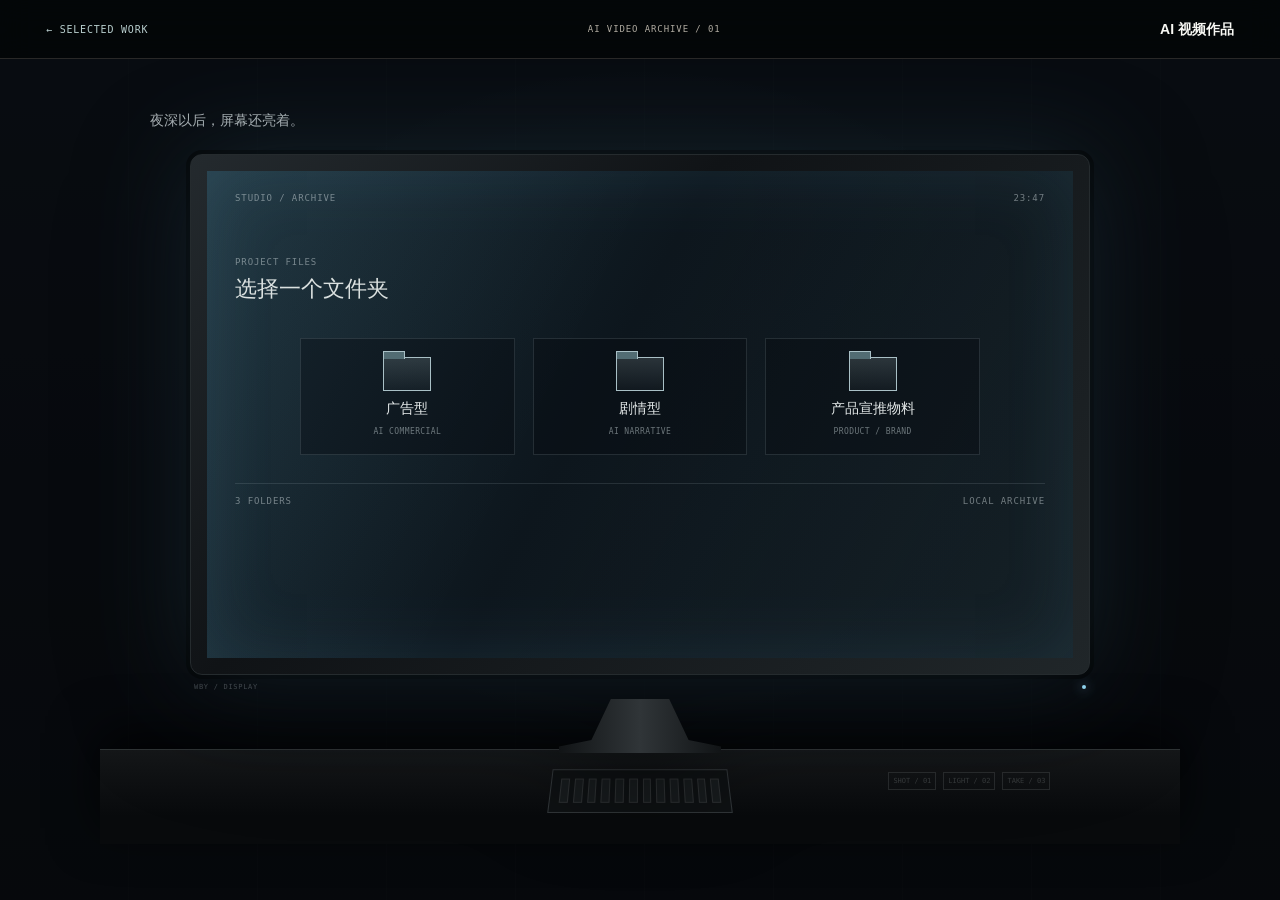
<file: ai-video.html>
<!doctype html>
<html lang="zh-CN">
  <head>
    <meta charset="UTF-8" />
    <meta name="viewport" content="width=device-width, initial-scale=1.0" />
    <meta name="theme-color" content="#080b0f" />
    <title>AI 视频作品 | 翁碧妤</title>
    <link rel="stylesheet" href="./styles.css?v=20261021-lowpoly" />
    <script src="./media-library.js?v=20261021-lowpoly" defer></script>
    <script src="./script.js?v=20261021-lowpoly" defer></script>
  </head>
  <body class="subpage ai-workroom-page">
    <a class="skip-link" href="#workroom">跳到书房桌面</a>
    <header class="subpage-topbar room-topbar">
      <a href="./index.html#projects">← SELECTED WORK</a>
      <span>AI VIDEO ARCHIVE / 01</span>
      <strong>AI 视频作品</strong>
    </header>

    <main id="workroom" class="workroom-scene ai-room" data-media-room="ai">
      <div class="room-caption">
        <p>夜深以后，屏幕还亮着。</p>
      </div>
      <div class="monitor-set" data-screen-set>
        <div class="monitor-frame">
          <section class="monitor-screen" aria-label="电脑桌面上的作品文件夹">
            <div class="desktop-bar"><span>STUDIO / ARCHIVE</span><span>23:47</span></div>
            <div class="desktop-title"><span>PROJECT FILES</span><strong>选择一个文件夹</strong></div>
            <div class="desktop-folders">
              <button class="desktop-folder" id="advertising" type="button" data-play-category="advertising">
                <span class="folder-icon" aria-hidden="true"></span>
                <strong>广告型</strong><small>AI COMMERCIAL</small>
              </button>
              <button class="desktop-folder" id="story" type="button" data-play-category="story">
                <span class="folder-icon" aria-hidden="true"></span>
                <strong>剧情型</strong><small>AI NARRATIVE</small>
              </button>
              <button class="desktop-folder" id="product" type="button" data-play-category="product">
                <span class="folder-icon" aria-hidden="true"></span>
                <strong>产品宣推物料</strong><small>PRODUCT / BRAND</small>
              </button>
            </div>
            <div class="desktop-footer"><span>3 FOLDERS</span><span>LOCAL ARCHIVE</span></div>
          </section>
        </div>
        <div class="monitor-chin"><span>WBY / DISPLAY</span><i></i></div>
        <div class="monitor-stand" aria-hidden="true"></div>
      </div>
      <div class="desk-plane" aria-hidden="true">
        <div class="keyboard"><i></i><i></i><i></i><i></i><i></i><i></i><i></i><i></i><i></i><i></i><i></i><i></i></div>
        <div class="desk-notes"><span>SHOT / 01</span><span>LIGHT / 02</span><span>TAKE / 03</span></div>
      </div>
      <dialog class="media-dialog screen-dialog" data-media-dialog aria-labelledby="media-dialog-title">
        <div class="dialog-topline"><span data-media-dialog-kicker>AI VIDEO / ARCHIVE</span><button type="button" data-media-close aria-label="关闭播放器">×</button></div>
        <div class="dialog-work-title"><h1 id="media-dialog-title" data-media-dialog-title></h1><span data-media-count>00 / 00</span></div>
        <video class="dialog-video" data-media-player controls playsinline preload="metadata" hidden></video>
        <div class="media-external" data-media-external hidden>
          <img data-media-poster alt="作品首帧" />
          <div><span>外部作品</span><a data-media-link target="_blank" rel="noopener noreferrer">打开夸克网盘</a><p>提取码 <strong data-media-code></strong></p></div>
        </div>
        <div class="media-empty" data-media-empty hidden><span>NO MEDIA FILE</span><strong>影片待上传</strong><p>该类型的 MP4 / MOV 文件加入后，会在这里播放。</p></div>
        <div class="dialog-controls"><button type="button" data-media-prev aria-label="上一个片段">←</button><span>切换作品</span><button type="button" data-media-next aria-label="下一个片段">→</button></div>
      </dialog>
    </main>
  </body>
</html>
</file>
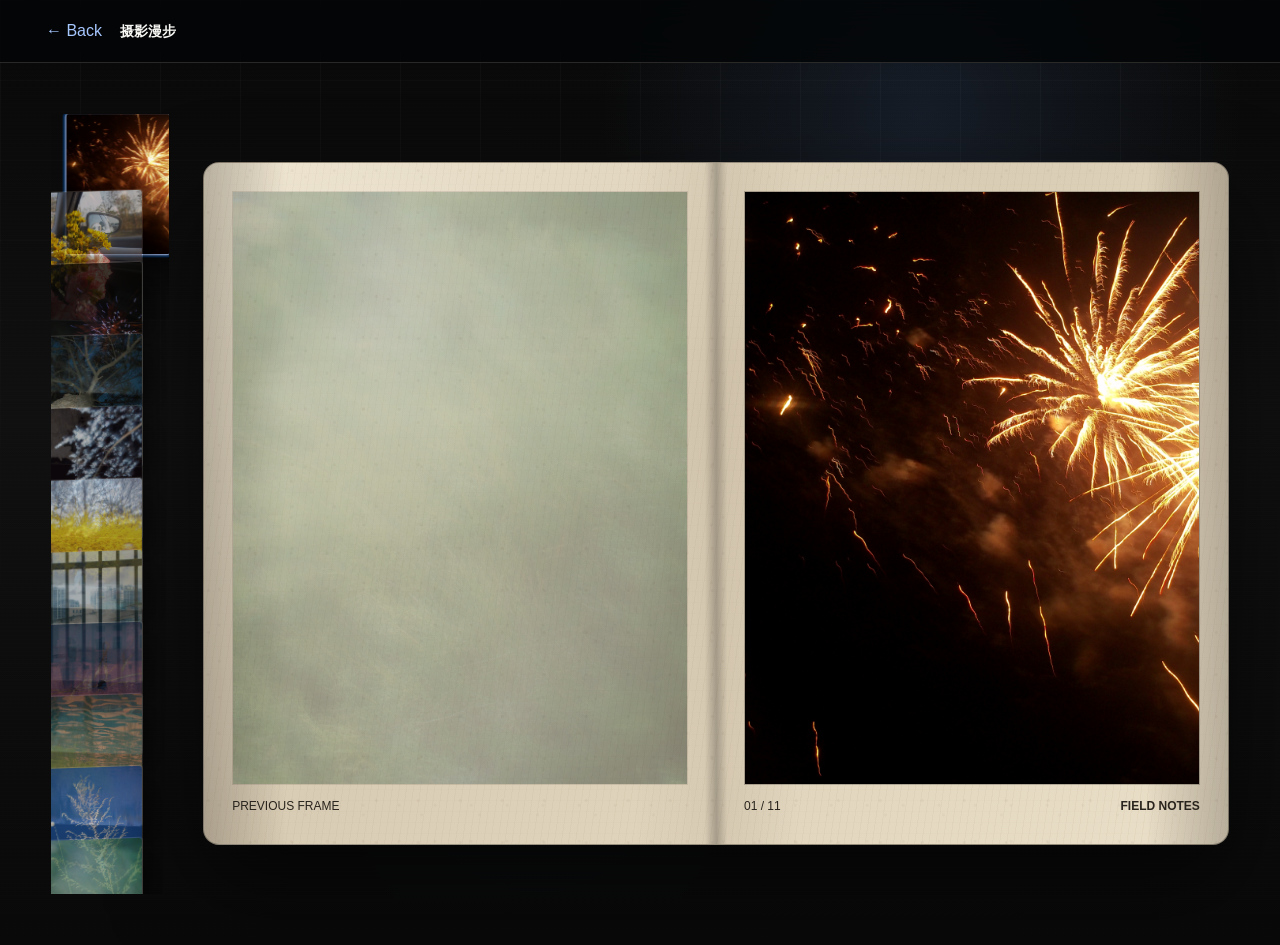
<file: photography.html>
<!doctype html>
<html lang="zh-CN">
  <head>
    <meta charset="UTF-8" />
    <meta name="viewport" content="width=device-width, initial-scale=1.0" />
    <meta name="theme-color" content="#05070b" />
    <title>摄影漫步 | 翁碧妤</title>
    <link rel="stylesheet" href="./styles.css?v=20261021-lowpoly" />
    <script src="./media-library.js?v=20261021-lowpoly" defer></script>
    <script src="./script.js?v=20261021-lowpoly" defer></script>
  </head>
  <body class="subpage photography-page">
    <a class="skip-link" href="#album">跳到相册</a>
    <div class="film-grain" aria-hidden="true"></div>
    <header class="subpage-topbar">
      <a href="./index.html#focus">← Back</a>
      <strong>摄影漫步</strong>
    </header>

    <main id="album" class="album-shell" data-flipbook>
      <aside class="album-thumb-rail" aria-label="照片序列">
        <button class="is-active" type="button" data-book-thumb data-src="./pic/photo-01.jpeg"><img src="./pic/photo-01.jpeg" alt="照片 1" /></button>
        <button type="button" data-book-thumb data-src="./pic/photo-02.jpeg"><img src="./pic/photo-02.jpeg" alt="照片 2" /></button>
        <button type="button" data-book-thumb data-src="./pic/photo-03.jpeg"><img src="./pic/photo-03.jpeg" alt="照片 3" /></button>
        <button type="button" data-book-thumb data-src="./pic/photo-04.jpeg"><img src="./pic/photo-04.jpeg" alt="照片 4" /></button>
        <button type="button" data-book-thumb data-src="./pic/photo-05.jpeg"><img src="./pic/photo-05.jpeg" alt="照片 5" /></button>
        <button type="button" data-book-thumb data-src="./pic/photo-06.jpeg"><img src="./pic/photo-06.jpeg" alt="照片 6" /></button>
        <button type="button" data-book-thumb data-src="./pic/photo-07.jpeg"><img src="./pic/photo-07.jpeg" alt="照片 7" /></button>
        <button type="button" data-book-thumb data-src="./pic/photo-08.jpeg"><img src="./pic/photo-08.jpeg" alt="照片 8" /></button>
        <button type="button" data-book-thumb data-src="./pic/photo-09.jpeg"><img src="./pic/photo-09.jpeg" alt="照片 9" /></button>
        <button type="button" data-book-thumb data-src="./pic/photo-10.jpeg"><img src="./pic/photo-10.jpeg" alt="照片 10" /></button>
        <button type="button" data-book-thumb data-src="./pic/photo-11.jpeg"><img src="./pic/photo-11.jpeg" alt="照片 11" /></button>
      </aside>

      <section class="flipbook" aria-label="可翻页相册">
        <button class="page-hit page-hit-left" type="button" data-book-prev aria-label="上一页"></button>
        <div class="book-spread">
          <figure class="book-page book-page-left">
            <img data-book-prev-image src="./pic/photo-11.jpeg" alt="上一张照片" />
            <figcaption>Previous frame</figcaption>
          </figure>
          <figure class="book-page book-page-right">
            <img data-book-image src="./pic/photo-01.jpeg" alt="当前照片" />
            <figcaption>
              <span data-book-count>01 / 11</span>
              <strong>Field Notes</strong>
            </figcaption>
          </figure>
        </div>
        <button class="page-hit page-hit-right" type="button" data-book-next aria-label="下一页"></button>
      </section>
    </main>
  </body>
</html>
</file>
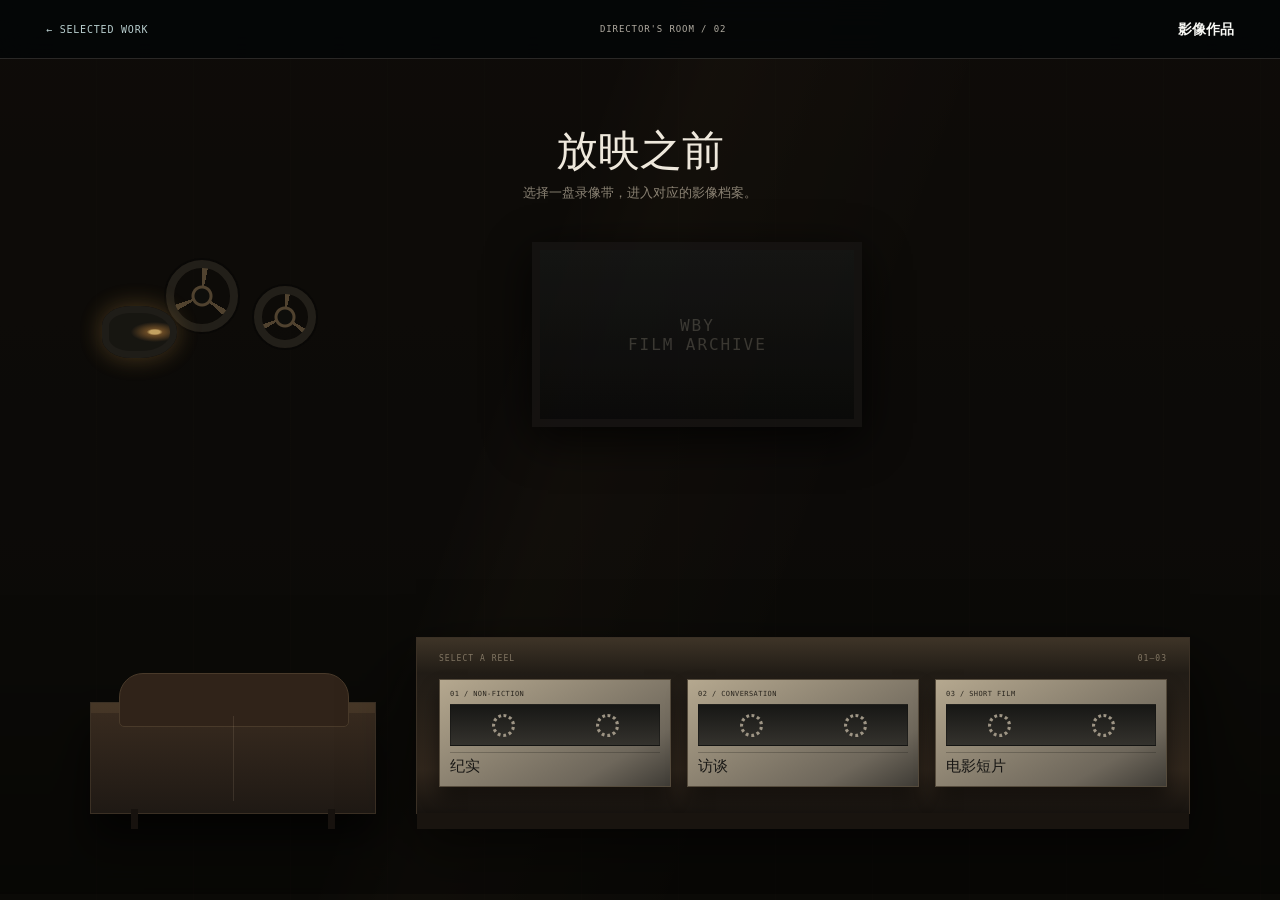
<file: video.html>
<!doctype html>
<html lang="zh-CN">
  <head>
    <meta charset="UTF-8" />
    <meta name="viewport" content="width=device-width, initial-scale=1.0" />
    <meta name="theme-color" content="#090908" />
    <title>纪实 / 访谈 / 电影短片 | 翁碧妤</title>
    <link rel="stylesheet" href="./styles.css?v=20261021-lowpoly" />
    <script src="./media-library.js?v=20261021-lowpoly" defer></script>
    <script src="./script.js?v=20261021-lowpoly" defer></script>
  </head>
  <body class="subpage director-room-page">
    <a class="skip-link" href="#director-room">跳到导演工作室</a>
    <header class="subpage-topbar room-topbar">
      <a href="./index.html#projects">← SELECTED WORK</a>
      <span>DIRECTOR'S ROOM / 02</span>
      <strong>影像作品</strong>
    </header>

    <main id="director-room" class="workroom-scene director-room" data-media-room="documentary">
      <div class="studio-heading">
        <h1>放映之前</h1>
        <p>选择一盘录像带，进入对应的影像档案。</p>
      </div>
      <div class="projector-set" aria-hidden="true">
        <div class="projector-lens"></div><div class="projector-reel projector-reel-one"></div><div class="projector-reel projector-reel-two"></div>
        <div class="projector-beam"></div><div class="projection-screen"><span>WBY<br />FILM ARCHIVE</span></div>
      </div>
      <div class="studio-furniture">
        <div class="director-sofa" aria-hidden="true"><i></i><i></i><span></span></div>
        <section class="tape-console" aria-label="录像带分类">
          <div class="console-label"><span>SELECT A REEL</span><span>01—03</span></div>
          <div class="tape-row">
            <button class="vhs-tape" id="documentary" type="button" data-play-category="documentary">
              <span class="tape-label">01 / NON-FICTION</span><i class="tape-window"><b></b><b></b></i><strong>纪实</strong>
            </button>
            <button class="vhs-tape" id="interview" type="button" data-play-category="interview">
              <span class="tape-label">02 / CONVERSATION</span><i class="tape-window"><b></b><b></b></i><strong>访谈</strong>
            </button>
            <button class="vhs-tape" id="short-film" type="button" data-play-category="shortFilm">
              <span class="tape-label">03 / SHORT FILM</span><i class="tape-window"><b></b><b></b></i><strong>电影短片</strong>
            </button>
          </div>
        </section>
      </div>
      <dialog class="media-dialog projection-dialog" data-media-dialog aria-labelledby="media-dialog-title">
        <div class="dialog-topline"><span data-media-dialog-kicker>FILM ARCHIVE / REEL</span><button type="button" data-media-close aria-label="关闭放映">×</button></div>
        <div class="dialog-work-title"><h1 id="media-dialog-title" data-media-dialog-title></h1><span data-media-count>00 / 00</span></div>
        <video class="dialog-video" data-media-player controls playsinline preload="metadata" hidden></video>
        <div class="media-external" data-media-external hidden>
          <img data-media-poster alt="作品首帧" />
          <div><span>外部作品</span><a data-media-link target="_blank" rel="noopener noreferrer">打开夸克网盘</a><p>提取码 <strong data-media-code></strong></p></div>
        </div>
        <div class="media-empty" data-media-empty hidden><span>EMPTY REEL</span><strong>影片待上传</strong><p>该类别的 MP4 / MOV 文件加入后，会在这里放映。</p></div>
        <div class="dialog-controls"><button type="button" data-media-prev aria-label="上一个片段">←</button><span>切换作品</span><button type="button" data-media-next aria-label="下一个片段">→</button></div>
      </dialog>
    </main>
  </body>
</html>
</file>
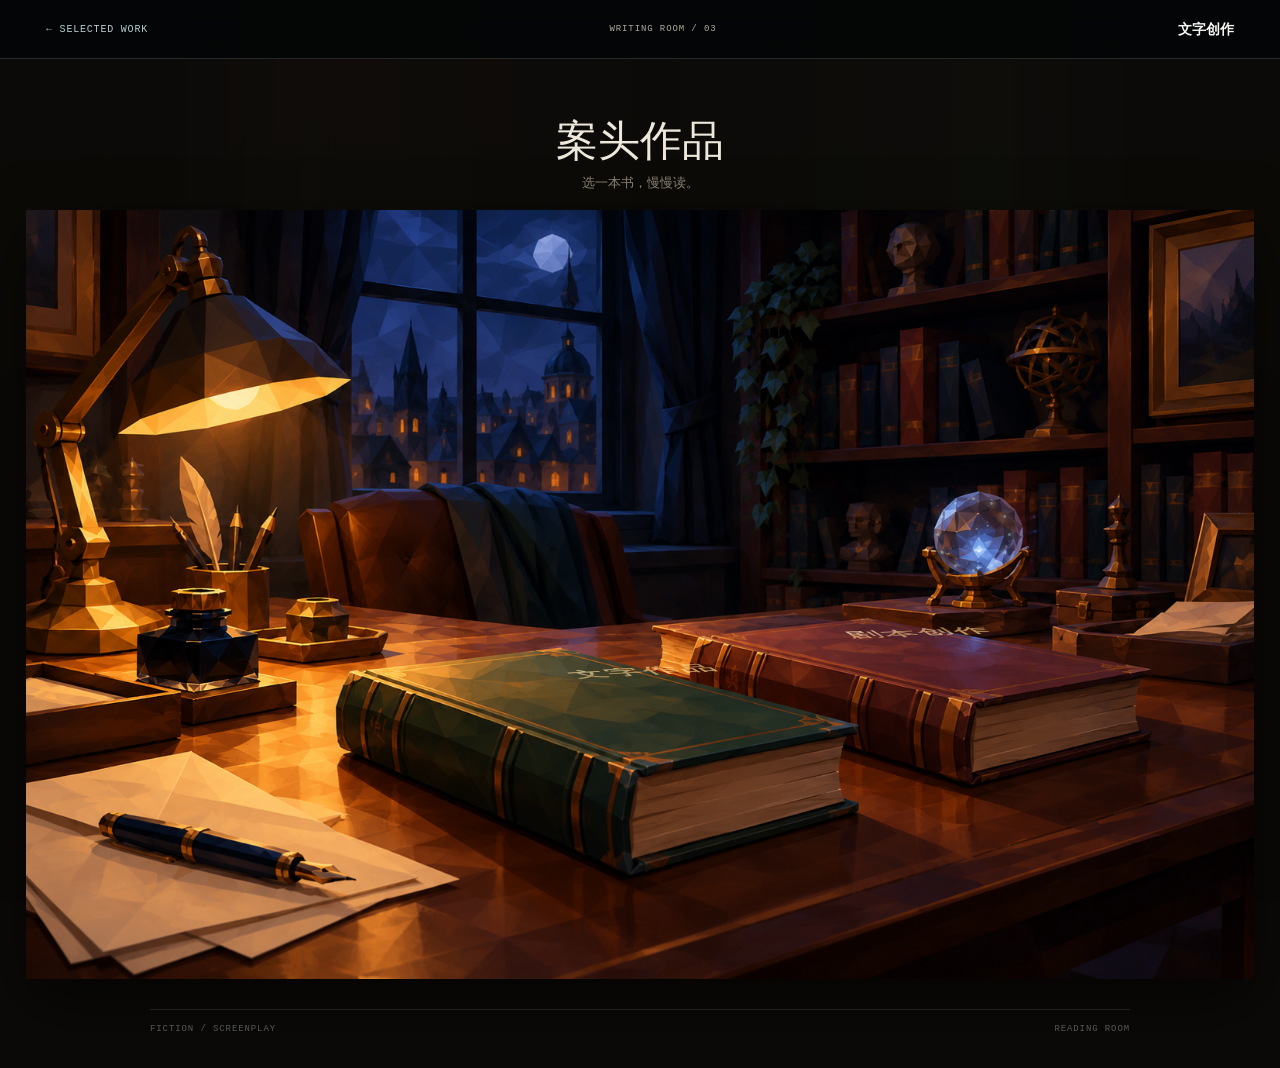
<file: writing.html>
<!doctype html>
<html lang="zh-CN">
  <head>
    <meta charset="UTF-8" />
    <meta name="viewport" content="width=device-width, initial-scale=1.0" />
    <meta name="theme-color" content="#080706" />
    <title>文字创作 | 翁碧妤</title>
    <link rel="stylesheet" href="./styles.css?v=20261021-integrated-scene" />
    <script src="./media-library.js?v=20261021-integrated-scene" defer></script>
    <script src="./script.js?v=20261021-integrated-scene" defer></script>
  </head>
  <body class="subpage writing-room-page">
    <a class="skip-link" href="#writing-room">跳到书房</a>
    <header class="subpage-topbar room-topbar">
      <a href="./index.html#projects">← SELECTED WORK</a>
      <span>WRITING ROOM / 03</span>
      <strong>文字创作</strong>
    </header>

    <main id="writing-room" class="writing-room-scene" data-writing-room>
      <div class="writing-heading">
        <h1>案头作品</h1>
        <p>选一本书，慢慢读。</p>
      </div>
      <div class="writing-desk">
        <a class="crystal-portal" href="https://edimage-world.onrender.com/" target="_blank" rel="noopener noreferrer" aria-label="你想进入另一个空间吗？">
          <span class="crystal-sparkles" data-crystal-sparkles aria-hidden="true"></span>
          <span class="crystal-prompt" data-crystal-prompt aria-hidden="true"></span>
        </a>
        <button class="book-hotspot fiction-book" type="button" data-read-category="fiction" id="fiction" aria-label="打开虚构写作"></button>
        <button class="book-hotspot screenplay-book" type="button" data-read-category="screenplay" id="screenplay" aria-label="打开剧本"></button>
        <svg class="book-inscriptions" viewBox="0 0 1586 992" aria-hidden="true">
          <defs>
            <linearGradient id="cover-foil" x1="0" y1="0" x2="0.8" y2="1">
              <stop offset="0" stop-color="#ead49a" />
              <stop offset="0.48" stop-color="#a9854e" />
              <stop offset="1" stop-color="#d1b578" />
            </linearGradient>
          </defs>
          <g class="cover-title" transform="matrix(1,-.055,.44,.24,710,604)">
            <text x="2" y="2" class="cover-title-shadow">文字作品</text>
            <text x="0" y="0">文字作品</text>
          </g>
          <g class="cover-title screenplay-title" transform="matrix(1,-.045,.38,.22,1065,553)">
            <text x="2" y="2" class="cover-title-shadow">剧本创作</text>
            <text x="0" y="0">剧本创作</text>
          </g>
        </svg>
      </div>
      <div class="room-footer"><span>FICTION / SCREENPLAY</span><span>READING ROOM</span></div>

      <dialog class="reader-dialog" data-reader-dialog aria-labelledby="reader-title">
        <div class="reader-topline"><span data-reader-category>WRITING ARCHIVE</span><button type="button" data-reader-close aria-label="合上书本">×</button></div>
        <div class="reader-spread">
          <div class="reader-page reader-page-left"><span>WENG BIYU</span><i>NOTES<br />& STORIES</i></div>
          <article class="reader-page reader-page-right">
            <span data-reader-page>01 / 01</span>
            <h1 id="reader-title" data-reader-title></h1>
            <p data-reader-content></p>
            <small data-reader-empty>作品正文待补充</small>
          </article>
        </div>
        <div class="reader-controls"><button type="button" data-reader-prev aria-label="上一页">←</button><span data-reader-count>01 / 01</span><button type="button" data-reader-next aria-label="下一页">→</button></div>
      </dialog>
    </main>
  </body>
</html>
</file>
<file: styles.css>
:root {
  --ink: #080807;
  --void: #030507;
  --paper: #eadfce;
  --paper-light: #fff9ec;
  --paper-deep: #c7b99f;
  --line: rgba(31, 27, 21, 0.35);
  --line-soft: rgba(31, 27, 21, 0.16);
  --blue: #005fd6;
  --blue-bright: #087aff;
  --blue-dim: rgba(0, 102, 255, 0.28);
  --amber: #9a7a45;
  --red: #b02b16;
  --white: #fff8ed;
  --mono: "SF Mono", "Menlo", "Consolas", "Courier New", monospace;
  --sans: "PingFang SC", "Hiragino Sans GB", "Microsoft YaHei", sans-serif;
}

* {
  box-sizing: border-box;
}

html {
  scroll-behavior: smooth;
  background: var(--void);
}

body {
  position: relative;
  isolation: isolate;
  min-width: 320px;
  min-height: 100vh;
  margin: 0;
  color: var(--ink);
  background:
    radial-gradient(circle at 50% 106%, rgba(0, 119, 255, 0.2), transparent 28%),
    radial-gradient(circle at 88% 24%, rgba(0, 68, 160, 0.14), transparent 20%),
    linear-gradient(180deg, #020406 0%, #050607 52%, #030303 100%);
  font-family: var(--mono);
  line-height: 1.6;
  overflow-x: hidden;
}

body::before,
body::after {
  content: "";
  position: fixed;
  inset: 0;
  pointer-events: none;
}

body::before {
  z-index: 0;
  background:
    linear-gradient(90deg, rgba(12, 89, 180, 0.12) 1px, transparent 1px) 0 0 / 96px 96px,
    linear-gradient(180deg, rgba(168, 124, 73, 0.08) 1px, transparent 1px) 0 0 / 96px 96px;
  mask-image: radial-gradient(circle at 50% 52%, #000 0, transparent 70%);
}

body::after {
  z-index: 0;
  opacity: 0.08;
  background-image:
    repeating-linear-gradient(0deg, rgba(255, 255, 255, 0.035) 0 1px, transparent 1px 4px),
    radial-gradient(circle at 42% 86%, rgba(0, 123, 255, 0.18), transparent 18%);
  mix-blend-mode: screen;
}

a {
  color: inherit;
  text-decoration: none;
}

button {
  border: 0;
  color: inherit;
  font: inherit;
}

.skip-link {
  position: fixed;
  top: 12px;
  left: 12px;
  z-index: 100;
  transform: translateY(-160%);
  padding: 10px 14px;
  color: var(--paper);
  background: var(--ink);
}

.skip-link:focus {
  transform: translateY(0);
}

.ambient-canvas,
.film-grain,
.projector-beam {
  position: fixed;
  inset: 0;
  pointer-events: none;
}

.ambient-canvas {
  display: none;
}

.film-grain {
  z-index: 0;
  opacity: 0.055;
  background-image:
    radial-gradient(circle at 20% 30%, rgba(255, 255, 255, 0.06) 0 1px, transparent 1px),
    radial-gradient(circle at 70% 72%, rgba(255, 255, 255, 0.05) 0 1px, transparent 1px);
  background-size: 9px 9px, 13px 13px;
  animation: none;
}

.projector-beam {
  display: none;
}

.archive-backdrop,
.archive-backdrop span,
.archive-backdrop span::before,
.archive-backdrop span::after {
  position: fixed;
  pointer-events: none;
}

.archive-backdrop {
  inset: 0;
  z-index: 1;
  overflow: hidden;
}

.pixel-field {
  inset: 0;
  opacity: 0.7;
  background:
    radial-gradient(circle at 7% 8%, rgba(0, 112, 255, 0.72) 0 2px, transparent 2px),
    radial-gradient(circle at 65% 9%, rgba(0, 112, 255, 0.42) 0 1px, transparent 2px),
    radial-gradient(circle at 91% 36%, rgba(0, 112, 255, 0.62) 0 2px, transparent 2px),
    radial-gradient(circle at 50% 90%, rgba(0, 112, 255, 0.56) 0 2px, transparent 2px),
    radial-gradient(circle at 28% 48%, rgba(255, 248, 237, 0.08) 0 2px, transparent 2px),
    linear-gradient(90deg, rgba(0, 112, 255, 0.08) 1px, transparent 1px) 0 0 / 96px 96px,
    linear-gradient(180deg, rgba(154, 122, 69, 0.05) 1px, transparent 1px) 0 0 / 96px 96px;
}

.pixel-field::before,
.pixel-field::after {
  content: "0\A1\A0\A0\A1\A1\A0";
  white-space: pre;
  color: rgba(0, 112, 255, 0.45);
  font: 18px/1.7 var(--mono);
  letter-spacing: 2px;
}

.pixel-field::before {
  top: 14px;
  right: 17%;
}

.pixel-field::after {
  top: 250px;
  right: 11%;
}

.film-strip {
  top: 0;
  right: 30px;
  bottom: 0;
  width: 82px;
  opacity: 0.28;
  border-left: 1px solid rgba(233, 223, 207, 0.16);
  border-right: 1px solid rgba(233, 223, 207, 0.16);
  background:
    repeating-linear-gradient(
      180deg,
      rgba(233, 223, 207, 0.18) 0 14px,
      transparent 14px 38px
    ) 0 0 / 14px 100%,
    repeating-linear-gradient(
      180deg,
      rgba(233, 223, 207, 0.14) 0 14px,
      transparent 14px 38px
    ) 100% 0 / 14px 100%,
    linear-gradient(180deg, rgba(255, 248, 237, 0.05), transparent 38%, rgba(0, 112, 255, 0.14));
  background-repeat: no-repeat;
}

.pagoda-left,
.pagoda-right {
  width: 250px;
  height: 210px;
  opacity: 0.34;
  border-bottom: 1px solid rgba(154, 122, 69, 0.58);
  background:
    linear-gradient(90deg, transparent 0 18%, rgba(154, 122, 69, 0.22) 18% 19%, transparent 19% 42%, rgba(154, 122, 69, 0.2) 42% 43%, transparent 43% 68%, rgba(154, 122, 69, 0.18) 68% 69%, transparent 69%),
    linear-gradient(180deg, transparent 0 34%, rgba(154, 122, 69, 0.2) 34% 35%, transparent 35% 55%, rgba(154, 122, 69, 0.2) 55% 56%, transparent 56%);
}

.pagoda-left {
  left: 30px;
  bottom: 290px;
}

.pagoda-right {
  right: 46px;
  bottom: 170px;
  transform: scale(0.82);
  opacity: 0.25;
}

.pagoda-left::before,
.pagoda-right::before,
.pagoda-left::after,
.pagoda-right::after {
  content: "";
  left: 18px;
  right: 18px;
  height: 42px;
  border: 1px solid rgba(154, 122, 69, 0.52);
  clip-path: polygon(0 72%, 50% 0, 100% 72%, 92% 100%, 8% 100%);
}

.pagoda-left::before,
.pagoda-right::before {
  bottom: 96px;
}

.pagoda-left::after,
.pagoda-right::after {
  bottom: 54px;
  transform: scaleX(0.78);
}

.theater-seats {
  left: 0;
  right: 0;
  bottom: -24px;
  height: 190px;
  opacity: 0.48;
  background:
    radial-gradient(ellipse at 50% 0%, rgba(0, 112, 255, 0.32), transparent 22%),
    repeating-radial-gradient(ellipse at 50% 100%, rgba(255, 248, 237, 0.11) 0 1px, transparent 1px 36px),
    linear-gradient(180deg, transparent, rgba(0, 0, 0, 0.88));
}

.projector-flare {
  left: 50%;
  bottom: 58px;
  width: 520px;
  height: 160px;
  transform: translateX(-50%);
  opacity: 0.74;
  background:
    radial-gradient(circle at 50% 58%, rgba(0, 132, 255, 0.86) 0 3px, transparent 4px),
    radial-gradient(ellipse at 50% 58%, rgba(0, 112, 255, 0.5), rgba(0, 112, 255, 0.1) 22%, transparent 62%);
  filter: blur(0.2px);
}

.frame-corner {
  width: 92px;
  height: 92px;
  opacity: 0.64;
  border-color: rgba(154, 122, 69, 0.72);
}

.corner-left {
  left: 42px;
  bottom: 46px;
  border-left: 2px solid;
  border-bottom: 2px solid;
}

.corner-right {
  right: 42px;
  bottom: 46px;
  border-right: 2px solid;
  border-bottom: 2px solid;
}

.archive-rail {
  position: fixed;
  top: 0;
  bottom: 0;
  left: 0;
  z-index: 40;
  width: 210px;
  padding: 54px 28px 32px;
  color: var(--amber);
  border-right: 1px solid rgba(154, 122, 69, 0.18);
  background: linear-gradient(90deg, rgba(3, 5, 7, 0.88), rgba(3, 5, 7, 0.18));
}

.rail-mark {
  display: inline-grid;
  place-items: center;
  width: 38px;
  height: 38px;
  margin-bottom: 28px;
  border: 2px solid var(--red);
  color: var(--red);
  font-family: var(--sans);
  font-size: 13px;
  line-height: 1;
}

.archive-rail p {
  margin: 0 0 74px;
}

.archive-rail p span {
  display: block;
  font-size: 16px;
}

.archive-rail p em {
  display: block;
  margin-top: 4px;
  color: rgba(154, 122, 69, 0.65);
  font-style: normal;
  font-size: 12px;
  text-transform: uppercase;
}

.rail-coords {
  margin-bottom: 32px;
  padding-bottom: 24px;
  border-bottom: 1px solid rgba(154, 122, 69, 0.16);
  font-size: 13px;
  line-height: 1.55;
}

.rail-coords span {
  display: block;
  margin-top: 14px;
  color: var(--red);
}

.rail-links {
  display: grid;
  gap: 7px;
  margin-bottom: 78px;
}

.rail-links a {
  position: relative;
  display: grid;
  grid-template-columns: 34px 1fr;
  gap: 10px;
  align-items: center;
  padding: 8px 0;
  color: rgba(233, 223, 207, 0.56);
  font-size: 12px;
  text-transform: uppercase;
  transition: color 180ms ease, transform 180ms ease;
}

.rail-links a::before {
  content: "";
  position: absolute;
  left: -14px;
  width: 4px;
  height: 4px;
  background: var(--blue-bright);
  opacity: 0;
  box-shadow: 0 0 14px var(--blue-bright);
}

.rail-links a span {
  color: rgba(154, 122, 69, 0.72);
}

.rail-links a:hover,
.rail-links a:focus-visible,
.rail-links a.is-active {
  color: var(--paper);
  transform: translateX(4px);
  outline: none;
}

.rail-links a.is-active::before {
  opacity: 1;
}

.rail-scan {
  position: absolute;
  right: 26px;
  bottom: 46px;
  left: 28px;
  color: rgba(154, 122, 69, 0.64);
  font-size: 11px;
}

.rail-scan i {
  display: block;
  height: 7px;
  margin-top: 8px;
  background: repeating-linear-gradient(
    90deg,
    var(--blue-bright) 0 5px,
    transparent 5px 9px
  );
  transform: scaleX(0.72);
  transform-origin: left center;
}

.site-stage {
  position: relative;
  z-index: 20;
  isolation: isolate;
  width: min(1360px, calc(100vw - 260px));
  margin-left: 240px;
  padding: 88px 40px 70px;
}

.archive-window {
  position: relative;
  isolation: isolate;
  min-height: 720px;
  border: 1px solid rgba(246, 231, 207, 0.72);
  border-radius: 18px;
  overflow: hidden;
  background:
    radial-gradient(circle at 42% 24%, rgba(255, 249, 237, 0.58), transparent 18%),
    radial-gradient(circle at 78% 76%, rgba(130, 105, 72, 0.12), transparent 25%),
    linear-gradient(rgba(244, 234, 216, 0.93), rgba(224, 212, 192, 0.94)),
    linear-gradient(90deg, rgba(9, 8, 7, 0.026) 1px, transparent 1px) 0 0 / 34px 34px,
    linear-gradient(180deg, rgba(9, 8, 7, 0.024) 1px, transparent 1px) 0 0 / 34px 34px,
    var(--paper);
  box-shadow:
    0 38px 80px rgba(0, 0, 0, 0.58),
    0 0 0 1px rgba(0, 0, 0, 0.42) inset;
  animation: none;
}

.archive-window::before {
  content: "";
  position: absolute;
  inset: 0;
  pointer-events: none;
  z-index: 0;
  opacity: 0.12;
  background:
    radial-gradient(circle, rgba(4, 3, 2, 0.17) 0 1px, transparent 1px) 0 0 / 11px 11px,
    radial-gradient(circle at 20% 80%, rgba(88, 67, 38, 0.18), transparent 18%),
    linear-gradient(90deg, transparent, rgba(0, 116, 255, 0.08), transparent);
  mix-blend-mode: multiply;
}

.archive-window::after {
  display: none;
}

.window-bar {
  position: relative;
  z-index: 3;
  display: flex;
  align-items: center;
  gap: 16px;
  height: 42px;
  padding: 0 24px;
  color: rgba(233, 223, 207, 0.78);
  background: #14110e;
  border-bottom: 1px solid rgba(0, 0, 0, 0.58);
  font-size: 12px;
  text-transform: uppercase;
}

.window-lights {
  display: flex;
  gap: 9px;
}

.window-lights span {
  width: 12px;
  height: 12px;
  border-radius: 50%;
}

.window-lights span:nth-child(1) {
  background: #d34a31;
}

.window-lights span:nth-child(2) {
  background: #d99d34;
}

.window-lights span:nth-child(3) {
  background: #2eb85d;
}

.window-bar em {
  margin-left: auto;
  font-style: normal;
}

.window-body {
  position: relative;
  z-index: 2;
  display: grid;
  grid-template-columns: minmax(360px, 0.78fr) minmax(440px, 0.9fr);
  grid-template-rows: minmax(330px, auto) auto;
  gap: 26px 48px;
  padding: 58px 48px 34px;
}

.hero-copy {
  position: relative;
  align-self: center;
}

.hero-copy::after {
  content: "";
  position: absolute;
  right: 6%;
  top: 50%;
  width: 18px;
  height: 18px;
  border: 3px solid var(--blue-bright);
  box-shadow:
    -22px -24px 0 -7px rgba(0, 118, 255, 0.42),
    18px -14px 0 -7px rgba(0, 118, 255, 0.42),
    -10px 22px 0 -7px rgba(0, 118, 255, 0.42);
}

.eyebrow,
.section-tag {
  margin: 0 0 22px;
  color: #554a3a;
  font-size: 12px;
  text-transform: uppercase;
}

.glitch-title {
  position: relative;
  width: max-content;
  max-width: 100%;
  margin: 0;
  color: #0b0a08;
  font-family: var(--sans);
  font-size: clamp(70px, 8vw, 138px);
  font-weight: 900;
  line-height: 0.92;
  letter-spacing: 0;
  text-rendering: geometricPrecision;
  text-shadow:
    4px 0 0 rgba(0, 94, 255, 0.22),
    -2px 2px 0 rgba(154, 122, 69, 0.2);
}

.glitch-title::before,
.glitch-title::after {
  display: none;
}

.glitch-title::before {
  color: var(--blue-bright);
  transform: translate(4px, -2px);
  animation: glitchA 4s steps(2) infinite;
}

.glitch-title::after {
  color: var(--red);
  transform: translate(-3px, 2px);
  animation: glitchB 5.5s steps(2) infinite;
}

.roman-name {
  margin: 18px 0 16px;
  font-size: clamp(22px, 2.3vw, 34px);
  text-transform: uppercase;
}

.title-rule {
  display: block;
  width: 42px;
  height: 2px;
  margin: 22px 0;
  background: rgba(8, 8, 7, 0.65);
}

.hero-role {
  margin: 0;
  font-size: clamp(18px, 1.7vw, 26px);
}

.hero-actions {
  display: flex;
  flex-wrap: wrap;
  gap: 12px;
  margin-top: 32px;
}

.action-link {
  position: relative;
  padding: 9px 12px;
  border: 1px solid var(--line);
  background: rgba(255, 248, 237, 0.44);
  font-size: 12px;
  text-transform: uppercase;
  transition: transform 180ms ease, color 180ms ease, border-color 180ms ease;
}

.action-link:hover,
.action-link:focus-visible {
  color: var(--blue);
  border-color: var(--blue);
  transform: translateY(-2px);
  outline: none;
}

.identity-card {
  position: relative;
  min-height: 360px;
  margin: 0;
  overflow: hidden;
  border: 1px solid var(--line);
  background:
    linear-gradient(90deg, rgba(8, 8, 7, 0.1) 1px, transparent 1px) 0 0 / 44px 44px,
    linear-gradient(180deg, rgba(8, 8, 7, 0.08) 1px, transparent 1px) 0 0 / 44px 44px,
    rgba(255, 248, 237, 0.22);
}

.identity-card::before {
  content: "";
  position: absolute;
  top: 18px;
  right: 26px;
  width: 150px;
  height: 95px;
  opacity: 0.42;
  background:
    radial-gradient(ellipse at 50% 100%, rgba(8, 8, 7, 0.2), transparent 64%),
    linear-gradient(135deg, transparent 40%, rgba(8, 8, 7, 0.22) 40% 42%, transparent 42%);
}

.identity-photo-card {
  background: #080807;
}

.identity-photo-card::before {
  inset: 0;
  width: auto;
  height: auto;
  opacity: 0.24;
  background:
    linear-gradient(90deg, rgba(0, 110, 255, 0.16) 1px, transparent 1px) 0 0 / 44px 44px,
    linear-gradient(180deg, rgba(0, 110, 255, 0.12) 1px, transparent 1px) 0 0 / 44px 44px,
    linear-gradient(180deg, transparent, rgba(0, 0, 0, 0.34));
  z-index: 1;
}

.identity-photo {
  width: 100%;
  height: 100%;
  min-height: 360px;
  object-fit: cover;
  display: block;
  filter: contrast(1.04) saturate(0.9);
}

.identity-card::after {
  display: none;
}

.portrait-grid {
  position: absolute;
  inset: 8% 20% 0;
  background:
    linear-gradient(90deg, rgba(0, 110, 255, 0.14) 1px, transparent 1px) 0 0 / 18px 18px,
    linear-gradient(180deg, rgba(0, 110, 255, 0.14) 1px, transparent 1px) 0 0 / 18px 18px;
  clip-path: polygon(
    42% 0,
    58% 0,
    67% 10%,
    68% 34%,
    78% 48%,
    79% 72%,
    100% 100%,
    0 100%,
    21% 72%,
    22% 48%,
    32% 34%,
    33% 10%
  );
  background-color: rgba(0, 50, 116, 0.82);
  box-shadow: 0 0 70px rgba(0, 94, 255, 0.36);
}

.binary-portrait {
  position: absolute;
  inset: 32px 25% 18px;
  display: grid;
  justify-items: center;
  color: rgba(0, 132, 255, 0.82);
  font-size: 28px;
  line-height: 1;
  opacity: 0.86;
  mix-blend-mode: screen;
}

.identity-card figcaption {
  position: absolute;
  inset: 0;
  z-index: 1;
  pointer-events: none;
}

.identity-photo-card figcaption {
  z-index: 2;
}

.identity-card figcaption span {
  position: absolute;
  top: 34px;
  right: 34px;
  color: #382f25;
  font-size: 13px;
  text-transform: uppercase;
}

.identity-card figcaption em {
  position: absolute;
  left: 22px;
  top: 50%;
  color: #382f25;
  font-size: 12px;
  font-style: normal;
  text-transform: uppercase;
  writing-mode: vertical-rl;
}

.identity-card figcaption::after {
  display: none;
}

.wave-divider {
  grid-column: 1 / -1;
  position: relative;
  height: 38px;
  margin-top: -20px;
}

.wave-divider span {
  position: absolute;
  inset: 0;
  height: 20px;
  border-bottom: 2px solid rgba(8, 8, 7, 0.46);
  border-radius: 50%;
}

.wave-divider span:nth-child(2) {
  top: 10px;
  opacity: 0.6;
  transform: translateX(24px);
}

.works-preview {
  grid-column: 1 / -1;
  display: grid;
  grid-template-columns: repeat(5, minmax(150px, 1fr));
  gap: 14px;
}

.works-preview > p {
  grid-column: 1 / -1;
  margin: 0;
  color: #332b22;
  font-size: 13px;
  text-transform: uppercase;
}

.work-card {
  display: grid;
  grid-template-rows: 116px auto;
  min-height: 162px;
  overflow: hidden;
  border: 1px solid var(--line);
  background: rgba(244, 236, 220, 0.72);
  transition: transform 190ms ease, box-shadow 190ms ease, border-color 190ms ease;
}

.work-card:hover,
.work-card:focus-visible {
  border-color: var(--blue);
  transform: translateY(-8px) rotate(-0.4deg);
  box-shadow: 0 12px 0 rgba(0, 95, 214, 0.18);
  outline: none;
}

.work-card strong {
  display: flex;
  align-items: center;
  justify-content: space-between;
  padding: 11px 12px;
  font-size: 14px;
  font-weight: 500;
}

.work-card strong::after {
  content: "→";
  font-size: 18px;
}

.work-visual {
  position: relative;
  overflow: hidden;
  min-height: 116px;
  background: #090909;
}

.work-prompt .work-visual {
  background:
    linear-gradient(90deg, rgba(0, 102, 255, 0.34) 1px, transparent 1px) 0 0 / 26px 26px,
    linear-gradient(180deg, rgba(0, 102, 255, 0.22) 1px, transparent 1px) 0 0 / 26px 26px,
    #050607;
}

.work-prompt span {
  position: absolute;
  padding: 3px 6px;
  color: var(--paper);
  background: var(--blue);
  font-size: 11px;
}

.work-prompt span:nth-child(1) {
  left: 24px;
  top: 36px;
}

.work-prompt span:nth-child(2) {
  right: 34px;
  top: 22px;
}

.work-prompt span:nth-child(3) {
  right: 24px;
  bottom: 30px;
}

.work-prompt span:nth-child(4) {
  left: 76px;
  bottom: 22px;
}

.work-eye .work-visual {
  background:
    radial-gradient(ellipse at center, transparent 24%, rgba(8, 8, 7, 0.7) 25% 28%, transparent 29%),
    radial-gradient(ellipse at center, rgba(255, 248, 237, 0.9), rgba(154, 122, 69, 0.12)),
    var(--paper);
}

.work-eye span {
  position: absolute;
  top: 16px;
  right: 16px;
  color: var(--blue);
  font-size: 28px;
}

.work-moon .work-visual {
  background:
    radial-gradient(circle at 55% 48%, rgba(0, 111, 255, 0.88) 0 28%, transparent 29%),
    linear-gradient(90deg, rgba(0, 102, 255, 0.2) 1px, transparent 1px) 0 0 / 22px 22px,
    #06101c;
}

.work-moon span,
.work-red span,
.work-wire span {
  position: absolute;
  left: 14px;
  top: 14px;
  color: rgba(233, 223, 207, 0.7);
  font-size: 11px;
  text-transform: uppercase;
}

.work-red .work-visual {
  background:
    linear-gradient(90deg, rgba(128, 31, 18, 0.86), rgba(10, 6, 4, 0.56)),
    radial-gradient(circle at 52% 98%, rgba(216, 136, 43, 0.74), transparent 23%),
    linear-gradient(90deg, transparent 0 34%, rgba(234, 186, 128, 0.14) 34% 38%, transparent 38% 62%, rgba(234, 186, 128, 0.12) 62% 66%, transparent 66%),
    #38100b;
}

.work-red span {
  color: #dc9d44;
}

.work-red .work-visual::after {
  content: "";
  position: absolute;
  left: 50%;
  bottom: 8px;
  width: 50px;
  height: 24px;
  transform: translateX(-50%);
  border: 1px solid rgba(233, 203, 150, 0.7);
  border-top: 6px solid rgba(233, 203, 150, 0.76);
  clip-path: polygon(0 36%, 50% 0, 100% 36%, 100% 100%, 0 100%);
}

.work-wire .work-visual {
  background:
    linear-gradient(135deg, transparent 45%, rgba(0, 104, 255, 0.36) 45% 47%, transparent 47%),
    linear-gradient(90deg, rgba(255, 255, 255, 0.06) 1px, transparent 1px) 0 0 / 34px 34px,
    #0b0b0b;
}

.archive-section {
  margin-top: 72px;
  padding: 42px;
  border: 1px solid rgba(233, 223, 207, 0.42);
  border-radius: 14px;
  color: var(--paper);
  background:
    linear-gradient(90deg, rgba(0, 89, 214, 0.11), transparent),
    rgba(7, 8, 9, 0.82);
  box-shadow: 0 30px 70px rgba(0, 0, 0, 0.34);
}

.archive-section h2 {
  margin: 0 0 28px;
  color: var(--white);
  font-size: clamp(34px, 5vw, 72px);
  line-height: 1;
}

.section-tag {
  color: var(--amber);
}

.focus-groups {
  display: grid;
  gap: 28px;
}

.focus-group {
  display: grid;
  gap: 12px;
}

.group-label {
  margin: 0;
  color: var(--amber);
  font-size: 12px;
  text-transform: uppercase;
}

.focus-grid,
.project-grid,
.contact-grid {
  display: grid;
  grid-template-columns: repeat(4, minmax(0, 1fr));
  gap: 14px;
}

.education-grid {
  grid-template-columns: repeat(2, minmax(0, 1fr));
}

.media-showcase {
  display: grid;
  grid-template-columns: minmax(0, 0.92fr) minmax(0, 1.08fr);
  gap: 16px;
  margin-top: 6px;
}

.media-preview {
  position: relative;
  display: grid;
  overflow: hidden;
  border: 1px solid rgba(233, 223, 207, 0.28);
  background: rgba(233, 223, 207, 0.06);
  transition: transform 220ms ease, border-color 220ms ease, box-shadow 220ms ease;
}

.media-preview:hover,
.media-preview:focus-visible {
  border-color: var(--blue-bright);
  transform: translateY(-6px);
  box-shadow: 0 20px 60px rgba(0, 95, 214, 0.2);
  outline: none;
}

.media-frame {
  position: relative;
  overflow: hidden;
  width: 100%;
  aspect-ratio: 4 / 3;
  background: #030405;
}

.media-frame img,
.media-frame video {
  display: block;
  width: 100%;
  height: 100%;
  object-fit: cover;
}

.media-frame video {
  pointer-events: none;
  object-fit: contain;
}

.media-frame::after {
  content: "";
  position: absolute;
  inset: 0;
  pointer-events: none;
  background:
    linear-gradient(180deg, transparent 48%, rgba(0, 0, 0, 0.32)),
    repeating-linear-gradient(0deg, rgba(255, 255, 255, 0.035) 0 1px, transparent 1px 5px);
  mix-blend-mode: screen;
}

.cinema-frame {
  aspect-ratio: 16 / 9;
  display: grid;
  place-items: center;
  padding: clamp(10px, 2vw, 22px);
  background:
    radial-gradient(circle at 50% 100%, rgba(0, 95, 214, 0.2), transparent 45%),
    #000;
}

.cinema-frame video {
  filter: drop-shadow(0 0 28px rgba(0, 95, 214, 0.28));
}

.media-copy {
  display: grid;
  gap: 5px;
  padding: 16px;
  background: rgba(233, 223, 207, 0.08);
}

.media-copy span,
.media-copy em {
  color: rgba(244, 236, 220, 0.62);
  font-size: 12px;
  font-style: normal;
  text-transform: uppercase;
}

.media-copy strong {
  color: var(--white);
  font-size: clamp(18px, 2vw, 24px);
}

.cinema-panel {
  margin-top: 6px;
  border: 1px solid rgba(233, 223, 207, 0.26);
  background:
    linear-gradient(90deg, transparent 0 6%, rgba(233, 223, 207, 0.08) 6% 6.5%, transparent 6.5% 93.5%, rgba(233, 223, 207, 0.08) 93.5% 94%, transparent 94%),
    radial-gradient(circle at 50% 100%, rgba(0, 95, 214, 0.2), transparent 38%),
    linear-gradient(180deg, rgba(0, 0, 0, 0.82), rgba(0, 0, 0, 0.96));
  padding: 22px;
}

.cinema-screen {
  position: relative;
  overflow: hidden;
  border: 1px solid rgba(233, 223, 207, 0.22);
  background: #000;
  box-shadow:
    0 24px 60px rgba(0, 0, 0, 0.48),
    0 0 0 12px rgba(0, 0, 0, 0.34);
}

.cinema-screen::before {
  content: "";
  position: absolute;
  inset: 0;
  pointer-events: none;
  box-shadow: inset 0 0 80px rgba(0, 0, 0, 0.6);
  z-index: 1;
}

.cinema-screen video {
  display: block;
  width: 100%;
  aspect-ratio: 16 / 9;
  max-height: 560px;
  object-fit: contain;
  background: #000;
}

.cinema-caption {
  display: grid;
  grid-template-columns: 1fr auto;
  gap: 4px;
  align-items: end;
  padding-top: 14px;
}

.cinema-caption span,
.cinema-caption em {
  color: rgba(244, 236, 220, 0.6);
  font-size: 12px;
  font-style: normal;
  text-transform: uppercase;
}

.cinema-caption strong {
  grid-column: 1;
  color: var(--white);
  font-size: 18px;
}

.cinema-caption em {
  grid-column: 1 / -1;
}

.photo-album {
  margin-top: 6px;
  border: 1px solid rgba(233, 223, 207, 0.26);
  background:
    linear-gradient(90deg, rgba(0, 95, 214, 0.12), transparent),
    rgba(233, 223, 207, 0.06);
}

.album-stage {
  position: relative;
  min-height: 430px;
  overflow: hidden;
  background: #050607;
}

.album-stage img {
  display: block;
  width: 100%;
  height: 430px;
  object-fit: cover;
  filter: contrast(1.04) saturate(0.92);
}

.album-meta {
  position: absolute;
  right: 18px;
  bottom: 18px;
  left: 18px;
  display: grid;
  gap: 3px;
  padding: 14px;
  color: var(--white);
  background: linear-gradient(90deg, rgba(0, 0, 0, 0.72), rgba(0, 0, 0, 0.28));
  border: 1px solid rgba(233, 223, 207, 0.24);
}

.album-meta span,
.album-meta em {
  color: rgba(244, 236, 220, 0.66);
  font-size: 12px;
  font-style: normal;
  text-transform: uppercase;
}

.album-meta strong {
  font-size: 18px;
}

.album-controls {
  display: grid;
  grid-template-columns: repeat(2, 1fr);
  border-top: 1px solid rgba(233, 223, 207, 0.18);
}

.album-controls button {
  padding: 12px;
  background: rgba(233, 223, 207, 0.06);
  border-right: 1px solid rgba(233, 223, 207, 0.18);
  cursor: pointer;
  text-transform: uppercase;
}

.album-controls button:last-child {
  border-right: 0;
}

.album-strip {
  display: grid;
  grid-template-columns: repeat(11, 1fr);
  gap: 6px;
  padding: 10px;
}

.album-strip button {
  height: 8px;
  background: rgba(233, 223, 207, 0.28);
  cursor: pointer;
}

.album-strip button.is-active {
  background: var(--blue-bright);
  box-shadow: 0 0 12px rgba(8, 122, 255, 0.7);
}

.data-tile,
.project-card,
.experience-item,
.contact-grid a,
.contact-grid button {
  border: 1px solid rgba(233, 223, 207, 0.26);
  background: rgba(233, 223, 207, 0.08);
}

.data-tile,
.project-card {
  padding: 22px;
}

.data-tile span,
.project-card span {
  color: var(--blue-bright);
  font-size: 12px;
}

.data-tile h3,
.project-card h3 {
  margin: 16px 0 10px;
  color: var(--white);
  font-size: 19px;
}

.data-tile p,
.project-card p,
.experience-item p,
.role-list {
  margin: 0;
  color: rgba(244, 236, 220, 0.72);
  font-family: var(--sans);
  font-size: 14px;
}

.experience-list {
  display: grid;
  gap: 10px;
}

.experience-item {
  padding: 0 22px;
}

.experience-item summary {
  display: grid;
  grid-template-columns: 160px minmax(0, 1fr) 170px;
  gap: 18px;
  align-items: center;
  min-height: 74px;
  cursor: pointer;
  list-style: none;
}

.experience-item summary::-webkit-details-marker {
  display: none;
}

.experience-item summary span,
.experience-item summary em {
  color: var(--amber);
  font-size: 12px;
  font-style: normal;
}

.experience-item summary strong {
  color: var(--white);
  font-weight: 600;
}

.experience-item p {
  padding: 0 0 22px 178px;
}

.role-list {
  display: grid;
  gap: 10px;
  padding: 0 0 22px 178px;
  list-style: none;
}

.role-list li {
  position: relative;
  padding-left: 18px;
  color: rgba(244, 236, 220, 0.88);
}

.role-list li::before {
  content: "";
  position: absolute;
  left: 0;
  top: 0.7em;
  width: 6px;
  height: 6px;
  background: var(--blue-bright);
  box-shadow: 0 0 12px rgba(8, 122, 255, 0.7);
}

.role-list strong {
  display: inline;
  color: var(--white);
  font-family: var(--mono);
  font-size: 14px;
  font-weight: 600;
}

.role-list em {
  display: block;
  margin-top: 3px;
  color: rgba(244, 236, 220, 0.56);
  font-size: 12px;
  font-style: italic;
  line-height: 1.65;
}

.contact-grid {
  grid-template-columns: repeat(2, minmax(0, 1fr));
}

.contact-grid a,
.contact-grid button {
  display: grid;
  gap: 8px;
  min-height: 78px;
  padding: 18px;
  text-align: left;
  cursor: pointer;
  transition: border-color 180ms ease, transform 180ms ease;
}

.contact-grid a:hover,
.contact-grid a:focus-visible,
.contact-grid button:hover,
.contact-grid button:focus-visible {
  border-color: var(--blue-bright);
  transform: translateY(-3px);
  outline: none;
}

.contact-grid span {
  color: var(--amber);
  font-size: 12px;
  text-transform: uppercase;
}

.copy-status {
  min-height: 22px;
  margin: 18px 0 0;
  color: var(--blue-bright);
}

.reveal {
  opacity: 1;
  transform: none;
  transition: none;
}

.reveal.is-visible {
  opacity: 1;
  transform: translateY(0);
}

.subpage {
  color: var(--paper);
}

.subpage-topbar {
  position: relative;
  z-index: 20;
  display: grid;
  grid-template-columns: auto 1fr auto;
  gap: 18px;
  align-items: center;
  padding: 18px clamp(18px, 4vw, 46px);
  color: rgba(244, 236, 220, 0.72);
  border-bottom: 1px solid rgba(233, 223, 207, 0.16);
  background: rgba(3, 5, 7, 0.82);
  backdrop-filter: blur(16px);
}

.subpage-topbar a {
  color: var(--blue-bright);
}

.subpage-topbar strong {
  color: var(--white);
  font-size: 14px;
  text-transform: uppercase;
}

.album-shell {
  position: relative;
  z-index: 10;
  display: grid;
  grid-template-columns: minmax(82px, 118px) minmax(0, 1fr);
  gap: clamp(16px, 3vw, 34px);
  min-height: calc(100vh - 65px);
  padding: clamp(18px, 4vw, 52px);
}

.album-thumb-rail {
  display: grid;
  align-content: start;
  gap: 20px;
  max-height: calc(100vh - 120px);
  overflow-y: auto;
  padding: 4px 16px 4px 4px;
  background: transparent;
  scrollbar-width: none;
}

.album-thumb-rail::-webkit-scrollbar {
  width: 0;
  height: 0;
}

.album-thumb-rail button {
  aspect-ratio: 0.74;
  overflow: hidden;
  padding: 0;
  cursor: pointer;
  background: rgba(255, 255, 255, 0.04);
  border: 1px solid rgba(233, 223, 207, 0.18);
  border-radius: 4px;
  opacity: 0.68;
  transform: perspective(420px) rotateY(-12deg) translateX(-10px);
  box-shadow:
    12px 14px 26px rgba(0, 0, 0, 0.5),
    -1px 0 0 rgba(255, 255, 255, 0.08) inset;
  transition: opacity 180ms ease, border-color 180ms ease, transform 180ms ease, box-shadow 180ms ease;
}

.album-thumb-rail button.is-active,
.album-thumb-rail button:hover {
  opacity: 1;
  border-color: var(--blue-bright);
  transform: perspective(420px) rotateY(0deg) translateX(14px) scale(1.08);
  box-shadow:
    0 0 0 2px rgba(8, 122, 255, 0.32),
    18px 18px 34px rgba(0, 0, 0, 0.58);
}

.album-thumb-rail img {
  width: 100%;
  height: 100%;
  object-fit: cover;
}

.flipbook {
  position: relative;
  display: grid;
  place-items: center;
  min-width: 0;
}

.book-spread {
  position: relative;
  display: grid;
  grid-template-columns: repeat(2, minmax(0, 1fr));
  width: min(1120px, 100%);
  min-height: min(72vh, 720px);
  border: 1px solid rgba(28, 23, 18, 0.38);
  border-radius: 16px;
  overflow: hidden;
  background:
    radial-gradient(circle at 18% 20%, rgba(134, 109, 70, 0.14) 0 1px, transparent 2px),
    radial-gradient(circle at 86% 76%, rgba(68, 48, 27, 0.11) 0 1px, transparent 2px),
    repeating-linear-gradient(98deg, rgba(94, 70, 40, 0.035) 0 1px, transparent 1px 7px),
    linear-gradient(90deg, rgba(0, 0, 0, 0.18), transparent 8%, transparent 92%, rgba(0, 0, 0, 0.18)),
    linear-gradient(135deg, #efe6d2, #d9ccb4 44%, #eadfc8);
  box-shadow: 0 40px 90px rgba(0, 0, 0, 0.55);
  perspective: 1400px;
}

.book-spread::before {
  content: "";
  position: absolute;
  top: 0;
  bottom: 0;
  left: 50%;
  z-index: 2;
  width: 22px;
  transform: translateX(-50%);
  background: linear-gradient(90deg, transparent, rgba(0, 0, 0, 0.22), transparent);
  pointer-events: none;
}

.book-spread::after {
  content: "";
  position: absolute;
  inset: 0;
  pointer-events: none;
  opacity: 0.18;
  background:
    radial-gradient(circle at 10% 18%, rgba(75, 50, 26, 0.24) 0 1px, transparent 2px),
    radial-gradient(circle at 75% 24%, rgba(75, 50, 26, 0.18) 0 1px, transparent 2px),
    radial-gradient(circle at 42% 84%, rgba(75, 50, 26, 0.2) 0 1px, transparent 2px);
  background-size: 42px 42px, 58px 58px, 36px 36px;
  mix-blend-mode: multiply;
}

.book-page {
  position: relative;
  margin: 0;
  padding: clamp(14px, 2.2vw, 28px);
  min-width: 0;
  background:
    linear-gradient(90deg, rgba(67, 46, 25, 0.08), transparent 16%, transparent 84%, rgba(67, 46, 25, 0.06)),
    radial-gradient(circle at 34% 20%, rgba(255, 255, 255, 0.18), transparent 25%);
  transform-style: preserve-3d;
}

.book-page::before {
  content: "";
  position: absolute;
  inset: 0;
  pointer-events: none;
  opacity: 0.18;
  background:
    repeating-linear-gradient(0deg, transparent 0 10px, rgba(88, 63, 34, 0.06) 10px 11px),
    repeating-linear-gradient(90deg, rgba(255, 255, 255, 0.05) 0 1px, transparent 1px 9px);
  mix-blend-mode: multiply;
}

.book-page-left {
  transform-origin: right center;
}

.book-page-right {
  transform-origin: left center;
}

.book-page img {
  display: block;
  width: 100%;
  height: min(66vh, 660px);
  object-fit: cover;
  border: 1px solid rgba(31, 27, 21, 0.25);
  filter: contrast(1.02) saturate(0.94);
  position: relative;
  z-index: 1;
}

.book-page-left img {
  opacity: 0.42;
  filter: grayscale(0.2) contrast(0.95);
}

.book-page figcaption {
  display: flex;
  justify-content: space-between;
  gap: 12px;
  margin-top: 12px;
  color: #29241d;
  font-size: 12px;
  text-transform: uppercase;
  position: relative;
  z-index: 1;
}

.book-page figcaption strong {
  font-size: 12px;
}

.page-hit {
  position: absolute;
  top: 0;
  bottom: 0;
  z-index: 5;
  width: 50%;
  background: transparent;
  cursor: pointer;
}

.page-hit-left {
  left: 0;
}

.page-hit-right {
  right: 0;
}

.flipbook.is-turning-next .book-page-right {
  animation: turnNextPage 640ms cubic-bezier(0.18, 0.66, 0.25, 1);
}

.flipbook.is-turning-prev .book-page-left {
  animation: turnPrevPage 640ms cubic-bezier(0.18, 0.66, 0.25, 1);
}

.flipbook.is-turning-next .book-page-right::after,
.flipbook.is-turning-prev .book-page-left::after {
  content: "";
  position: absolute;
  inset: 0;
  z-index: 4;
  pointer-events: none;
  background: linear-gradient(90deg, rgba(255, 255, 255, 0.34), rgba(0, 0, 0, 0.22));
  opacity: 0;
  animation: pageFlash 640ms ease;
}

.video-page {
  background:
    radial-gradient(circle at 50% 55%, rgba(0, 95, 214, 0.18), transparent 34%),
    radial-gradient(circle at 50% 100%, rgba(255, 248, 237, 0.08), transparent 28%),
    #020305;
}

.video-page::before {
  content: "";
  position: fixed;
  inset: -20%;
  z-index: 0;
  pointer-events: none;
  opacity: 0.22;
  background:
    linear-gradient(112deg, transparent 0 36%, rgba(112, 184, 255, 0.22) 41%, transparent 48%),
    linear-gradient(72deg, transparent 0 52%, rgba(255, 248, 237, 0.12) 57%, transparent 64%),
    radial-gradient(ellipse at 50% 64%, rgba(0, 95, 214, 0.22), transparent 34%);
  filter: blur(18px);
  animation: wateryFlicker 7s ease-in-out infinite;
}

.cinema-room {
  position: relative;
  z-index: 10;
  min-height: calc(100vh - 65px);
  display: grid;
  place-items: center;
  padding: clamp(22px, 4vw, 56px);
  overflow: hidden;
}

.cinema-room::before {
  content: "";
  position: absolute;
  inset: auto 0 0;
  height: 34vh;
  background:
    linear-gradient(180deg, transparent, rgba(0, 0, 0, 0.9)),
    repeating-radial-gradient(ellipse at 50% 100%, rgba(255, 248, 237, 0.08) 0 1px, transparent 1px 42px);
  pointer-events: none;
}

.vision-stage {
  position: relative;
  z-index: 2;
  display: grid;
  grid-template-columns: minmax(108px, 0.36fr) minmax(0, 1.84fr) minmax(108px, 0.36fr);
  gap: clamp(12px, 2vw, 28px);
  align-items: center;
  width: min(1280px, 100%);
  perspective: 1100px;
}

.vision-center,
.vision-side {
  border: 1px solid rgba(233, 223, 207, 0.16);
  background: #000;
  box-shadow: 0 0 70px rgba(0, 95, 214, 0.24);
}

.vision-center {
  position: relative;
  margin: 0;
  padding: clamp(10px, 1.6vw, 18px);
  animation: screenFloat 5s ease-in-out infinite;
}

.vision-center video {
  display: block;
  width: 100%;
  aspect-ratio: 16 / 9;
  max-height: 72vh;
  object-fit: contain;
  background: #000;
}

.vision-center figcaption {
  display: grid;
  grid-template-columns: auto 1fr;
  gap: 4px 14px;
  padding: 14px 4px 2px;
  color: rgba(244, 236, 220, 0.64);
  font-size: 12px;
  text-transform: uppercase;
}

.vision-center figcaption strong {
  color: var(--white);
}

.vision-center figcaption em {
  grid-column: 1 / -1;
  font-style: normal;
}

.vision-side {
  position: relative;
  padding: 7px;
  cursor: pointer;
  opacity: 0.7;
  overflow: hidden;
  transition: opacity 180ms ease, transform 180ms ease, border-color 180ms ease;
  animation: sideFloat 5.8s ease-in-out infinite;
}

.vision-side::before {
  content: "";
  position: absolute;
  inset: 7px;
  z-index: 2;
  pointer-events: none;
  opacity: 0;
  background:
    linear-gradient(135deg, transparent 0 45%, rgba(244, 236, 220, 0.18) 46% 47%, transparent 48%),
    linear-gradient(45deg, transparent 0 40%, rgba(244, 236, 220, 0.12) 41% 42%, transparent 43%);
}

.vision-side.is-empty::before {
  opacity: 1;
}

.vision-side.is-empty video {
  opacity: 0;
}

.vision-side.is-empty {
  background:
    linear-gradient(135deg, rgba(190, 190, 190, 0.1), rgba(84, 84, 84, 0.14)),
    #111;
}

.vision-side:hover,
.vision-side:focus-visible {
  opacity: 1;
  border-color: var(--blue-bright);
  outline: none;
}

.vision-left {
  transform: rotateY(19deg) translateX(10px);
}

.vision-right {
  transform: rotateY(-19deg) translateX(-10px);
}

.vision-side video {
  display: block;
  width: 100%;
  aspect-ratio: 16 / 9;
  object-fit: cover;
  pointer-events: none;
  filter: brightness(0.78) saturate(0.82);
}

.vision-side span {
  display: block;
  margin-top: 8px;
  color: rgba(244, 236, 220, 0.62);
  font-size: 11px;
  text-transform: uppercase;
}

.vision-left span::after {
  content: " / Previous";
}

.vision-right span::after {
  content: " / Next";
}

@keyframes screenFloat {
  0%,
  100% {
    transform: translateY(0);
  }
  50% {
    transform: translateY(-8px);
  }
}

@keyframes sideFloat {
  0%,
  100% {
    margin-top: 0;
  }
  50% {
    margin-top: -10px;
  }
}

@keyframes wateryFlicker {
  0%,
  100% {
    transform: translate3d(-2%, 1%, 0) rotate(0deg);
    opacity: 0.16;
  }
  45% {
    transform: translate3d(3%, -2%, 0) rotate(2deg);
    opacity: 0.3;
  }
  68% {
    transform: translate3d(1%, 1%, 0) rotate(-1deg);
    opacity: 0.2;
  }
}

@keyframes turnNextPage {
  0% {
    transform: rotateY(0deg);
    filter: brightness(1);
  }
  45% {
    transform: rotateY(-86deg) skewY(-1.5deg);
    filter: brightness(1.12);
    box-shadow: -24px 0 42px rgba(0, 0, 0, 0.3);
  }
  100% {
    transform: rotateY(0deg);
    filter: brightness(1);
  }
}

@keyframes turnPrevPage {
  0% {
    transform: rotateY(0deg);
    filter: brightness(1);
  }
  45% {
    transform: rotateY(86deg) skewY(1.5deg);
    filter: brightness(1.12);
    box-shadow: 24px 0 42px rgba(0, 0, 0, 0.3);
  }
  100% {
    transform: rotateY(0deg);
    filter: brightness(1);
  }
}

@keyframes pageFlash {
  0%,
  100% {
    opacity: 0;
  }
  42% {
    opacity: 0.72;
  }
}

@keyframes grainShift {
  0%,
  100% {
    transform: translate(0, 0);
  }
  50% {
    transform: translate(1px, -1px);
  }
}

@keyframes projectorSweep {
  0%,
  100% {
    transform: translateX(-60%);
    opacity: 0;
  }
  45%,
  55% {
    opacity: 1;
  }
  100% {
    transform: translateX(60%);
  }
}

@keyframes scanLoad {
  0% {
    transform: scaleX(0.2);
  }
  100% {
    transform: scaleX(1);
  }
}

@keyframes windowEnter {
  from {
    opacity: 0;
    transform: translateY(34px) scale(0.985);
  }
}

@keyframes windowScan {
  0%,
  26% {
    transform: translateX(-180px);
    opacity: 0;
  }
  38% {
    opacity: 1;
  }
  74%,
  100% {
    transform: translateX(1320px);
    opacity: 0;
  }
}

@keyframes glitchA {
  0%,
  92%,
  100% {
    opacity: 0;
  }
  94% {
    opacity: 0.38;
    clip-path: inset(0 0 58% 0);
  }
}

@keyframes glitchB {
  0%,
  88%,
  100% {
    opacity: 0;
  }
  90% {
    opacity: 0.26;
    clip-path: inset(46% 0 0 0);
  }
}

@keyframes portraitScan {
  from {
    transform: translateY(-100%);
  }
  to {
    transform: translateY(100%);
  }
}

@keyframes binaryDrop {
  from {
    transform: translateY(-12%);
  }
  to {
    transform: translateY(12%);
  }
}

@media (max-width: 1180px) {
  .archive-backdrop .film-strip,
  .pagoda-left,
  .pagoda-right,
  .frame-corner {
    display: none;
  }

  .archive-rail {
    position: sticky;
    top: 0;
    width: 100%;
    height: auto;
    display: grid;
    grid-template-columns: auto 1fr;
    gap: 18px;
    padding: 14px 18px;
    border-right: 0;
    border-bottom: 1px solid rgba(154, 122, 69, 0.18);
  }

  .rail-mark,
  .archive-rail p,
  .rail-coords,
  .rail-scan {
    display: none;
  }

  .rail-links {
    display: flex;
    overflow-x: auto;
    gap: 14px;
    margin: 0;
  }

  .rail-links a {
    white-space: nowrap;
  }

  .site-stage {
    width: 100%;
    max-width: 100vw;
    margin-left: 0;
    padding: 42px 18px 60px;
  }

  .window-body {
    grid-template-columns: 1fr;
    min-width: 0;
  }

  .hero-copy,
  .identity-card,
  .works-preview {
    min-width: 0;
  }

  .works-preview,
  .focus-grid,
  .project-grid {
    grid-template-columns: repeat(2, minmax(0, 1fr));
  }

  .media-showcase {
    grid-template-columns: 1fr;
  }

  .album-shell {
    grid-template-columns: 1fr;
  }

  .album-thumb-rail {
    grid-auto-flow: column;
    grid-auto-columns: 74px;
    overflow-x: auto;
    overflow-y: hidden;
    max-height: none;
    padding: 0 0 8px;
  }

  .album-thumb-rail button.is-active,
  .album-thumb-rail button:hover {
    transform: translateY(-3px);
  }

  .vision-stage {
    grid-template-columns: 1fr;
  }

  .vision-side {
    display: none;
  }
}

@media (max-width: 720px) {
  .archive-window {
    width: 100%;
    max-width: 100%;
    min-height: 0;
    border-radius: 12px;
  }

  .window-bar {
    padding: 0 12px;
    font-size: 10px;
  }

  .window-bar strong {
    overflow: hidden;
    text-overflow: ellipsis;
    white-space: nowrap;
  }

  .window-bar em {
    display: none;
  }

  .window-body {
    overflow: hidden;
    padding: 34px 18px 24px;
  }

  .glitch-title {
    font-size: clamp(54px, 18vw, 78px);
  }

  .roman-name {
    font-size: 22px;
  }

  .hero-role {
    font-size: 16px;
  }

  .hero-actions {
    display: grid;
    grid-template-columns: 1fr;
    gap: 10px;
  }

  .identity-card {
    min-height: 290px;
  }

  .identity-photo {
    min-height: 290px;
  }

  .album-stage,
  .album-stage img {
    height: 300px;
    min-height: 300px;
  }

  .media-frame {
    aspect-ratio: 4 / 5;
  }

  .cinema-frame {
    aspect-ratio: 16 / 10;
  }

  .subpage-topbar {
    grid-template-columns: 1fr auto;
  }

  .subpage-topbar span {
    display: none;
  }

  .album-shell {
    padding: 18px;
  }

  .book-spread {
    grid-template-columns: 1fr;
    min-height: 0;
  }

  .book-spread::before,
  .book-page-left {
    display: none;
  }

  .book-page img {
    height: min(68vh, 520px);
  }

  .cinema-room {
    padding: 18px;
  }

  .works-preview,
  .focus-grid,
  .project-grid,
  .contact-grid {
    grid-template-columns: 1fr;
  }

  .experience-item summary {
    grid-template-columns: 1fr;
    gap: 6px;
    padding: 18px 0;
  }

  .experience-item p {
    padding-left: 0;
  }

  .role-list {
    padding-left: 0;
  }
}

/* IN FOCUS inspired portfolio system */
:root {
  --void: #080808;
  --ink: #f4f4f1;
  --paper: #f4f4f1;
  --paper-light: #fff;
  --paper-deep: #aaa9a2;
  --line: rgba(244,244,241,.24);
  --line-soft: rgba(244,244,241,.13);
  --blue: #92baff;
  --blue-bright: #b8d1ff;
  --amber: #b0afa9;
  --red: #fa644e;
  --white: #f7f7f4;
  --sans: "Helvetica Neue", "Avenir Next", "PingFang SC", "Hiragino Sans GB", sans-serif;
  --mono: "SF Mono", "Menlo", "Consolas", monospace;
}

html { scroll-behavior: smooth; background: var(--void); }
body { color: var(--paper); background: #080808; font-family: var(--sans); }
body::before {
  opacity: .56;
  background: linear-gradient(90deg, rgba(255,255,255,.035) 1px, transparent 1px) 0 0 / 72px 72px,
              linear-gradient(180deg, rgba(255,255,255,.025) 1px, transparent 1px) 0 0 / 72px 72px;
  mask-image: linear-gradient(180deg, #000, transparent 88%);
}
body::after { opacity: .035; }
.film-grain, .archive-backdrop { display: none; }

.studio-header {
  position: relative;
  z-index: 30;
  min-height: 72px;
  display: grid;
  grid-template-columns: 1fr auto 1fr;
  align-items: center;
  gap: 28px;
  padding: 0 clamp(22px, 5vw, 78px);
  border-bottom: 1px solid var(--line-soft);
  background: #090909;
}
.studio-wordmark { width: max-content; color: var(--paper); font-size: 13px; font-weight: 850; line-height: .82; letter-spacing: -.06em; }
.studio-wordmark span { font-size: 10px; letter-spacing: .17em; }
.site-nav { display: flex; justify-content: center; align-items: center; gap: clamp(18px, 3vw, 46px); }
.site-nav a, .resume-link { color: rgba(244,244,241,.65); font-size: 10px; font-weight: 600; letter-spacing: .11em; transition: color .2s ease; }
.site-nav a:hover, .site-nav a:focus-visible, .resume-link:hover, .resume-link:focus-visible { color: var(--paper); }
.resume-link { justify-self: end; color: var(--paper); }
.resume-link span { margin-left: 6px; color: var(--blue-bright); font-size: 15px; }

.studio-main { position: relative; z-index: 1; width: min(1540px, 100%); margin: 0 auto; padding: 0 clamp(22px, 5vw, 78px) 100px; }
.studio-hero {
  position: relative;
  min-height: min(720px, calc(100svh - 72px));
  display: grid;
  grid-template-columns: minmax(0, 1.1fr) minmax(280px, .72fr);
  align-items: center;
  gap: clamp(36px, 8vw, 130px);
  padding: 72px 0 86px;
  border-bottom: 1px solid var(--line-soft);
}
.hero-intro { position: relative; z-index: 2; }
.eyebrow, .section-kicker { margin: 0 0 24px; color: rgba(244,244,241,.5); font-family: var(--mono); font-size: 10px; letter-spacing: .16em; }
.studio-hero h1 { display: flex; flex-direction: column; align-items: flex-start; gap: 15px; margin: 0; color: var(--paper); font-size: clamp(70px, 10vw, 150px); font-weight: 800; line-height: .95; letter-spacing: -.075em; }
.studio-hero h1 span { color: rgba(244,244,241,.48); font-family: var(--mono); font-size: clamp(13px, 1.4vw, 19px); font-weight: 400; letter-spacing: .18em; }
.hero-statement { margin: 46px 0 14px; color: var(--blue-bright); font-family: var(--mono); font-size: clamp(14px, 1.4vw, 19px); letter-spacing: .06em; }
.hero-summary { max-width: 470px; margin: 0; color: rgba(244,244,241,.6); font-size: 15px; line-height: 1.9; }
.text-link { display: inline-flex; align-items: center; gap: 22px; margin-top: 42px; padding-bottom: 8px; border-bottom: 1px solid var(--line); color: var(--paper); font-family: var(--mono); font-size: 10px; letter-spacing: .12em; }
.text-link span { color: var(--blue-bright); font-size: 17px; transition: transform .2s ease; }
.text-link:hover span { transform: translate(3px,3px); }
.hero-portrait { position: relative; width: 100%; max-width: 460px; justify-self: end; margin: 0; }
.hero-portrait::before { content: ""; position: absolute; z-index: -1; inset: 18px -18px -18px 18px; border: 1px solid rgba(244,244,241,.28); }
.hero-portrait img { display: block; width: 100%; aspect-ratio: .86; object-fit: cover; object-position: center 33%; filter: saturate(.72) contrast(1.04); }
.hero-portrait figcaption { display: flex; justify-content: space-between; gap: 12px; padding-top: 12px; color: rgba(244,244,241,.42); font-family: var(--mono); font-size: 9px; letter-spacing: .1em; }
.portfolio-section { padding: 104px 0 112px; border-bottom: 1px solid var(--line-soft); }
.portfolio-heading { display: flex; justify-content: space-between; align-items: end; gap: 28px; }
.portfolio-heading .section-kicker { margin-bottom: 18px; }
.portfolio-heading h2, .studio-section h2 { display: flex; align-items: baseline; gap: 22px; margin: 0; color: var(--paper); font-size: clamp(42px, 6.4vw, 88px); font-weight: 750; line-height: .98; letter-spacing: -.065em; }
.portfolio-heading h2 span, .studio-section h2 span { color: rgba(244,244,241,.45); font-size: 14px; font-weight: 400; letter-spacing: .02em; }
.portfolio-note { margin: 0 0 5px; color: rgba(244,244,241,.43); font-family: var(--mono); font-size: 10px; line-height: 1.8; text-align: right; }
.work-filters { display: flex; flex-wrap: wrap; gap: 8px 25px; margin: 46px 0 28px; padding: 14px 0; border-top: 1px solid var(--line-soft); border-bottom: 1px solid var(--line-soft); }
.work-filters button { padding: 4px 0; color: rgba(244,244,241,.46); background: transparent; cursor: pointer; font-family: var(--mono); font-size: 9px; letter-spacing: .11em; transition: color .2s ease; }
.work-filters button span { margin-left: 4px; color: rgba(244,244,241,.28); }
.work-filters button:hover, .work-filters button[aria-pressed="true"] { color: var(--paper); }
.work-filters button[aria-pressed="true"]::before { content: "●"; margin-right: 7px; color: var(--blue-bright); font-size: 7px; vertical-align: 1px; }
.portfolio-grid { display: grid; grid-template-columns: repeat(2, minmax(0,1fr)); column-gap: clamp(20px, 3vw, 42px); row-gap: 58px; }
.portfolio-card { min-width: 0; color: var(--paper); }
.portfolio-card:nth-child(even) { margin-top: 74px; }
.portfolio-visual { position: relative; overflow: hidden; width: 100%; aspect-ratio: 1.48; background: #181818; }
.portfolio-visual img, .portfolio-visual video { display: block; width: 100%; height: 100%; object-fit: cover; transition: transform .65s cubic-bezier(.2,.7,.2,1), filter .35s ease; }
.portfolio-card:hover .portfolio-visual img, .portfolio-card:hover .portfolio-visual video { transform: scale(1.035); }
.portfolio-ai .portfolio-visual { aspect-ratio: 1.48; background: #171717; }
.portfolio-ai .portfolio-visual img { object-fit: cover; filter: brightness(.82); }
.portfolio-film .portfolio-visual { background: #000; }
.portfolio-film video { object-fit: cover; }
.portfolio-writing .portfolio-visual { display: flex; flex-direction: column; justify-content: space-between; padding: clamp(20px, 4vw, 50px); background: #e9e8e2; color: #111; }
.portfolio-writing .writing-image-visual { display: block; padding: 0; background: #111; }
.writing-visual span { font-size: clamp(36px, 7vw, 90px); font-weight: 800; line-height: .82; letter-spacing: -.08em; }
.writing-visual i { align-self: flex-end; font-size: clamp(28px, 4vw, 54px); font-style: normal; font-weight: 700; }
.portfolio-meta { display: flex; justify-content: space-between; gap: 14px; margin-top: 16px; color: rgba(244,244,241,.42); font-family: var(--mono); font-size: 9px; letter-spacing: .1em; }
.portfolio-card h3 { margin: 12px 0 5px; font-size: 20px; font-weight: 600; letter-spacing: -.025em; }
.portfolio-card p { margin: 0; color: rgba(244,244,241,.48); font-size: 12px; }
.portfolio-card[hidden] { display: none; }

.portfolio-card { display: block; }
.portfolio-card:focus-visible,
.work-filters button:focus-visible,
.desktop-folder:focus-visible,
.vhs-tape:focus-visible,
.hardcover:focus-visible { outline: 2px solid var(--blue-bright); outline-offset: 5px; }
.media-placeholder { display: flex; flex-direction: column; justify-content: space-between; padding: 24px; color: rgba(244,244,241,.64); background: repeating-linear-gradient(0deg, transparent 0 31px, rgba(255,255,255,.045) 31px 32px), linear-gradient(135deg,#111a20,#090b0e 64%,#192027); border: 1px solid rgba(244,244,241,.14); }
.media-placeholder::after { width: 34px; height: 1px; background: var(--blue-bright); content: ""; }
.media-placeholder > span { font: 10px var(--mono); letter-spacing: .1em; }
.media-placeholder > strong { color: var(--paper-light); font-size: 20px; font-weight: 500; }
.book-visual { background: linear-gradient(140deg,#203b35,#10231e 54%,#321f1c) !important; color: #eee5d3 !important; }
.book-visual span { font: 600 22px var(--mono); letter-spacing: 0; }
.book-visual i { color: rgba(238,229,211,.6); font: 10px var(--mono); font-style: normal; }

.room-topbar { grid-template-columns: auto 1fr auto; }
.room-topbar a { color: #b8cece; font: 10px var(--mono); letter-spacing: .08em; }
.room-topbar span { justify-self: center; font: 9px var(--mono); letter-spacing: .1em; }
.room-topbar strong { white-space: nowrap; }
.workroom-scene { position: relative; z-index: 1; min-height: calc(100svh - 65px); display: flex; flex-direction: column; align-items: center; justify-content: center; overflow: hidden; isolation: isolate; padding: 50px 24px 48px; }
.ai-workroom-page { color: #e5e8e8; background: #080b0f; }
.ai-workroom-page::before { opacity: .3; background: repeating-linear-gradient(90deg, transparent 0 128px, rgba(130,163,179,.04) 128px 129px), linear-gradient(180deg,#0d1419 0%,#090c10 52%,#050607 100%); mask-image: none; }
.ai-workroom-page::after { opacity: .24; background: radial-gradient(ellipse at 50% 44%,rgba(115,176,207,.17),transparent 46%); mix-blend-mode: screen; }
.room-caption,.room-footer,.studio-heading,.writing-heading { position: relative; z-index: 3; width: min(100%, 980px); }
.room-caption { display: flex; justify-content: space-between; align-items: end; margin: 0 auto 24px; color: rgba(226,235,239,.54); font: 10px var(--mono); letter-spacing: .08em; }
.room-caption p { margin: 0; color: rgba(226,235,239,.72); font: 14px var(--sans); letter-spacing: 0; }
.monitor-set { position: relative; z-index: 2; width: min(900px, 88vw); margin: 0 auto; filter: drop-shadow(0 24px 48px rgba(0,0,0,.65)); }
.monitor-frame { position: relative; padding: 16px; border: 1px solid #252b2e; border-radius: 12px; background: linear-gradient(135deg,#242a2e,#101316 38%,#202629); box-shadow: 0 0 100px rgba(95,161,199,.18), 0 0 0 4px rgba(0,0,0,.68); }
.monitor-screen { position: relative; min-height: 400px; aspect-ratio: 16 / 9; overflow: hidden; padding: 22px 28px 16px; background: linear-gradient(118deg,rgba(24,48,60,.92),rgba(13,22,29,.98) 45%,rgba(23,36,43,.96)); box-shadow: inset 0 0 70px rgba(108,175,211,.13); }
.monitor-screen::after { position: absolute; inset: 0; z-index: 0; pointer-events: none; background: linear-gradient(116deg,rgba(204,234,244,.06),transparent 42%,rgba(0,0,0,.12)); content: ""; }
.desktop-bar,.desktop-title,.desktop-footer { position: relative; z-index: 1; display: flex; justify-content: space-between; align-items: center; color: rgba(229,237,239,.46); font: 9px var(--mono); letter-spacing: .1em; }
.desktop-title { align-items: start; flex-direction: column; gap: 7px; margin-top: 54px; }
.desktop-title strong { color: rgba(239,244,242,.9); font: 22px var(--sans); letter-spacing: 0; }
.desktop-folders { position: relative; z-index: 1; display: grid; grid-template-columns: repeat(3,minmax(0,1fr)); gap: 18px; margin: 34px auto 28px; max-width: 680px; }
.desktop-folder { display: grid; justify-items: center; gap: 9px; min-width: 0; padding: 18px 10px; color: #e4e9e9; border: 1px solid rgba(210,228,234,.13); background: rgba(3,8,12,.34); cursor: pointer; transition: background .2s ease,border-color .2s ease,transform .2s ease; }
.desktop-folder:hover { transform: translateY(-4px); border-color: rgba(141,202,227,.64); background: rgba(72,120,145,.18); }
.folder-icon { position: relative; width: 48px; height: 34px; border: 1px solid #a9c0c6; background: linear-gradient(180deg,rgba(187,209,211,.18),rgba(187,209,211,.04)); }
.folder-icon::before { position: absolute; top: -7px; left: -1px; width: 20px; height: 7px; border: 1px solid #a9c0c6; border-bottom: 0; background: #526c73; content: ""; }
.desktop-folder strong { max-width: 100%; font: 14px var(--sans); }
.desktop-folder small { color: rgba(223,235,238,.46); font: 8px var(--mono); letter-spacing: .05em; }
.desktop-footer { padding-top: 12px; border-top: 1px solid rgba(215,230,232,.12); }
.monitor-chin { display: flex; justify-content: space-between; align-items: center; height: 24px; padding: 0 4px; color: rgba(220,228,230,.28); font: 7px var(--mono); letter-spacing: .1em; }
.monitor-chin i { width: 4px; height: 4px; border-radius: 50%; background: #91d4ed; box-shadow: 0 0 12px #91d4ed; }
.monitor-stand { width: 18%; height: 54px; margin: 0 auto; background: linear-gradient(90deg,#111416,#303538,#111416); clip-path: polygon(32% 0,68% 0,80% 76%,100% 88%,100% 100%,0 100%,0 88%,20% 76%); }
.desk-plane { position: relative; z-index: 1; width: min(1080px,95vw); height: 95px; margin-top: -4px; background: linear-gradient(180deg,#151719,#080a0c 70%); border-top: 1px solid rgba(171,183,183,.24); box-shadow: 0 -16px 50px rgba(0,0,0,.7); }
.keyboard { display: flex; gap: 5px; width: 180px; height: 45px; margin: 18px auto; padding: 9px; transform: perspective(180px) rotateX(14deg); border: 1px solid #303538; background: #0e1113; }
.keyboard i { flex: 1; border: 1px solid rgba(220,227,227,.1); background: #171b1d; }
.desk-notes { position: absolute; top: 22px; right: 12%; display: flex; gap: 7px; color: rgba(220,228,230,.2); font: 7px var(--mono); }
.desk-notes span { padding: 4px; border: 1px solid rgba(220,228,230,.12); }
.room-footer { display: flex; justify-content: space-between; margin: auto auto 0; padding-top: 14px; color: rgba(226,235,239,.35); border-top: 1px solid rgba(226,235,239,.12); font: 9px var(--mono); letter-spacing: .1em; }

.director-room-page { color: #e7e0d2; background: #0d0b09; }
.director-room-page::before { opacity: .24; background: repeating-linear-gradient(90deg,transparent 0 96px,rgba(194,153,100,.035) 96px 97px),linear-gradient(180deg,#17110d,#0b0908 72%); mask-image: none; }
.director-room-page::after { opacity: .24; background: linear-gradient(110deg,transparent 0 40%,rgba(202,143,72,.1) 46%,transparent 62%); }
.director-room { min-height: calc(100svh - 65px); justify-content: space-between; padding-top: 52px; background: linear-gradient(180deg,transparent 0 64%,rgba(0,0,0,.3) 100%); }
.studio-heading { align-self: center; margin-bottom: 20px; text-align: center; }
.studio-heading > span,.writing-heading > span { color: rgba(230,218,195,.44); font: 9px var(--mono); letter-spacing: .14em; }
.studio-heading h1,.writing-heading h1 { margin: 12px 0 5px; color: #eee8dc; font: 42px var(--sans); font-weight: 550; }
.studio-heading p,.writing-heading p { margin: 0; color: rgba(230,218,195,.57); font: 13px var(--sans); }
.projector-set { position: absolute; top: 24%; left: 8%; z-index: 1; width: 280px; height: 170px; opacity: .8; }
.projector-lens { position: absolute; top: 46px; left: 0; z-index: 2; width: 75px; height: 52px; border: 7px solid #25221d; border-radius: 38% 48% 48% 38%; background: radial-gradient(ellipse at 75% 50%,#f0c779 0 5px,#805a2d 8px,#1b1915 24px); box-shadow: 0 0 25px rgba(211,157,74,.4); }
.projector-reel { position: absolute; top: 0; width: 72px; height: 72px; border: 8px solid #29251e; border-radius: 50%; background: radial-gradient(circle,#100f0d 0 7px,#62513a 8px 10px,transparent 11px),conic-gradient(from 0deg,#62513a 0 12deg,transparent 12deg 120deg,#62513a 120deg 132deg,transparent 132deg 240deg,#62513a 240deg 252deg,transparent 252deg); box-shadow: 0 0 0 2px #090807; }
.projector-reel-one { left: 64px; }
.projector-reel-two { left: 152px; top: 26px; width: 62px; height: 62px; }
.projector-beam { position: absolute; top: 67px; left: 66px; width: 520px; height: 170px; transform: skewY(-7deg); transform-origin: left top; opacity: .22; background: linear-gradient(90deg,rgba(230,183,103,.32),transparent); clip-path: polygon(0 34%,100% 0,100% 100%,0 70%); pointer-events: none; }
.projection-screen { position: absolute; top: -18px; left: min(430px,42vw); display: grid; place-items: center; width: min(330px,34vw); aspect-ratio: 16 / 9; color: rgba(224,215,195,.26); border: 8px solid #171513; background: linear-gradient(180deg,#171817,#0b0b0a); box-shadow: 0 12px 45px #000; font: 16px var(--mono); text-align: center; letter-spacing: .12em; }
.studio-furniture { position: relative; z-index: 2; display: flex; align-items: end; justify-content: space-between; gap: 40px; width: min(1100px,96%); margin: auto auto 32px; }
.director-sofa { position: relative; width: 26%; height: 112px; flex: 0 0 26%; border: 1px solid #3b3024; background: linear-gradient(180deg,#3a2c20,#1f1914); box-shadow: inset 0 10px 0 rgba(211,173,117,.08),0 24px 35px rgba(0,0,0,.6); }
.director-sofa::before { position: absolute; top: -30px; left: 10%; width: 80%; height: 52px; border: 1px solid #493a2a; border-radius: 24px 24px 5px 5px; background: #302319; content: ""; }
.director-sofa i { position: absolute; bottom: -16px; left: 14%; width: 7px; height: 20px; background: #17120e; }
.director-sofa i:last-of-type { right: 14%; left: auto; }
.director-sofa span { position: absolute; top: 13px; left: 50%; width: 1px; height: 85px; background: rgba(226,207,174,.12); }
.tape-console { position: relative; flex: 1 1 720px; min-width: 0; padding: 16px 22px 26px; border: 1px solid #3a3025; background: linear-gradient(180deg,#3e3427,#211c16 20%,#30261c 75%,#17130f); box-shadow: 0 24px 55px rgba(0,0,0,.68); }
.tape-console::after { position: absolute; right: 0; bottom: -16px; left: 0; height: 16px; background: #19140f; content: ""; }
.console-label { display: flex; justify-content: space-between; margin-bottom: 16px; color: rgba(232,216,185,.45); font: 8px var(--mono); letter-spacing: .13em; }
.tape-row { display: grid; grid-template-columns: repeat(3,minmax(0,1fr)); gap: 16px; }
.vhs-tape { position: relative; display: grid; gap: 6px; min-width: 0; padding: 10px; color: #171614; border: 1px solid #554b3c; background: linear-gradient(150deg,#b5a88f,#6e675b 76%,#3e3b35); box-shadow: 0 12px 18px rgba(0,0,0,.45); cursor: pointer; text-align: left; transition: transform .25s ease,filter .25s ease; }
.vhs-tape:hover { transform: translateY(-8px) rotate(-1deg); filter: brightness(1.12); }
.tape-label { overflow: hidden; color: #29251e; font: 7px var(--mono); letter-spacing: .06em; white-space: nowrap; }
.tape-window { position: relative; display: flex; align-items: center; justify-content: space-around; height: 42px; border: 1px solid rgba(19,18,16,.5); background: linear-gradient(180deg,#171715,#34322d); }
.tape-window b { width: 23px; height: 23px; border: 3px dotted #9e9585; border-radius: 50%; }
.vhs-tape strong { padding-top: 4px; border-top: 1px solid rgba(21,20,18,.25); font: 15px var(--sans); }

.writing-room-page { color: #eee8d9; background: #0b0a08; }
.writing-room-page::before { opacity: .16; background: repeating-linear-gradient(90deg,transparent 0 110px,rgba(177,143,91,.05) 110px 111px),linear-gradient(180deg,#15120e,#090807 75%); mask-image: none; }
.writing-room-page::after { opacity: .2; background: linear-gradient(90deg,transparent 0 14%,rgba(158,119,63,.09) 24%,transparent 50%),linear-gradient(270deg,transparent 0 12%,rgba(91,119,90,.1) 22%,transparent 48%); }
.writing-room-scene { position: relative; z-index: 1; display: flex; flex-direction: column; min-height: calc(100svh - 65px); overflow: hidden; padding: 42px 24px 34px; isolation: isolate; }
.writing-heading { align-self: center; margin-bottom: 18px; text-align: center; }
.writing-desk { position: relative; z-index: 2; width: min(1400px,96vw); aspect-ratio: 1.599; margin: auto auto 30px; background: url("./assets/writing-room-side-three-quarter.png") center / 100% 100% no-repeat; filter: drop-shadow(0 24px 32px rgba(0,0,0,.56)); }
.crystal-portal { position: absolute; top: 33%; left: 71.5%; z-index: 4; display: block; width: 11%; height: 18%; color: #e5fbf5; text-decoration: none; }
.crystal-portal::before { position: absolute; inset: 15%; border-radius: 50%; background: radial-gradient(circle,rgba(176,222,255,.18),rgba(151,219,255,.08) 52%,transparent 72%); opacity: .28; transition: opacity .3s ease,transform .5s ease; content: ""; }
.crystal-portal:hover::before,.crystal-portal:focus-visible::before { transform: scale(1.8); opacity: .9; }
.crystal-portal:focus-visible { outline: 1px solid rgba(212,244,255,.8); outline-offset: 2px; }
.crystal-sparkles { position: absolute; inset: -14%; pointer-events: none; }
.crystal-sparkles i { position: absolute; top: 50%; left: 50%; width: 3px; height: 3px; transform: rotate(var(--angle)) translateX(36px); border-radius: 50%; background: #d9ffff; box-shadow: 0 0 7px 2px rgba(178,242,245,.72); opacity: .36; animation: crystal-orbit 3.8s ease-in-out var(--orbit-delay) infinite; }
.crystal-prompt { position: absolute; bottom: calc(100% + 12px); left: 50%; display: flex; justify-content: center; width: max-content; max-width: min(300px,88vw); transform: translate(-50%,8px); color: #e5fbf5; font: 15px var(--sans); text-shadow: 0 0 9px rgba(154,233,232,.84),0 0 25px rgba(132,191,255,.62); opacity: 0; visibility: hidden; transition: opacity .2s ease,visibility .2s ease,transform .35s ease; pointer-events: none; }
.crystal-prompt span { display: inline-block; transform: translate(var(--scatter-x),var(--scatter-y)) scale(.35); opacity: 0; transition: transform .62s cubic-bezier(.18,.8,.2,1) var(--delay),opacity .36s ease var(--delay); }
.crystal-prompt span:empty { width: .28em; }
.crystal-portal:hover .crystal-prompt,.crystal-portal:focus-visible .crystal-prompt { transform: translate(-50%,0); opacity: 1; visibility: visible; }
.crystal-portal:hover .crystal-prompt span,.crystal-portal:focus-visible .crystal-prompt span { transform: translate(0,0) scale(1); opacity: 1; }
@keyframes crystal-orbit { 0%,100% { opacity: .26; scale: .72; } 50% { opacity: .9; scale: 1.28; } }
.book-hotspot { position: absolute; z-index: 2; display: block; padding: 0; appearance: none; border: 0; background: transparent; cursor: pointer; transition: box-shadow .25s ease,background-color .25s ease; }
.book-hotspot:hover { background: rgba(255,194,113,.045); box-shadow: 0 0 34px rgba(255,184,94,.24); }
.book-hotspot:focus-visible { outline: 2px solid rgba(255,220,161,.9); outline-offset: -3px; }
.fiction-book { top: 56%; left: 24%; width: 45%; height: 30%; z-index: 3; }
.screenplay-book { top: 48%; left: 50%; width: 43%; height: 27%; }
.book-inscriptions { position: absolute; inset: 0; width: 100%; height: 100%; overflow: visible; pointer-events: none; mix-blend-mode: screen; }
.cover-title { fill: url(#cover-foil); font-family: "Songti SC", "Noto Serif CJK SC", "STSong", serif; font-size: 44px; font-weight: 600; letter-spacing: 2.5px; opacity: .86; }
.cover-title text:not(.cover-title-shadow) { stroke: rgba(67,43,20,.7); stroke-width: .65px; paint-order: stroke fill; }
.cover-title .cover-title-shadow { fill: rgba(18,13,9,.7); opacity: .78; }

.media-dialog,.reader-dialog { position: fixed; inset: 0; width: min(100vw,1240px); max-width: 100%; height: 100%; max-height: 100%; margin: auto; padding: clamp(22px,5vw,62px); overflow: auto; color: #f1eee7; border: 1px solid rgba(230,231,224,.18); background: #050608; box-shadow: 0 0 0 100vmax rgba(0,0,0,.88); }
.media-dialog::backdrop,.reader-dialog::backdrop { background: rgba(0,0,0,.9); }
.media-dialog[open] { animation: screen-push-in .55s cubic-bezier(.2,.7,.2,1) both; }
@keyframes screen-push-in { from { opacity: 0; transform: scale(.56); filter: brightness(1.8); } to { opacity: 1; transform: scale(1); filter: brightness(1); } }
.dialog-topline,.reader-topline { display: flex; justify-content: space-between; align-items: center; color: rgba(231,230,222,.48); font: 9px var(--mono); letter-spacing: .12em; }
.dialog-topline button,.reader-topline button { width: 42px; height: 42px; color: #eee8dc; border: 1px solid rgba(231,230,222,.28); background: transparent; cursor: pointer; font: 26px var(--sans); }
.media-dialog h1 { margin: 26px 0 16px; font: 30px var(--sans); font-weight: 500; }
.dialog-work-title { display: flex; justify-content: space-between; align-items: baseline; gap: 20px; }
.dialog-work-title h1 { display: none; }
.dialog-work-title > span { flex: 0 0 auto; color: rgba(231,230,222,.46); font: 10px var(--mono); }
.dialog-topline > span { display: none; }
.dialog-video { display: block; width: 100%; max-height: 72vh; aspect-ratio: 16 / 9; background: #000; object-fit: contain; }
.dialog-video[hidden],.media-empty[hidden] { display: none; }
.media-external { display: grid; grid-template-columns: 1fr; gap: 0; border: 1px solid rgba(231,230,222,.14); background: #0d0f11; }
.media-external[hidden] { display: none; }
.media-external img { display: block; width: 100%; max-height: 72vh; aspect-ratio: 16 / 9; object-fit: contain; background: #050607; }
.media-external > div { padding: 20px 22px; border-top: 1px solid rgba(231,230,222,.12); }
.media-external > div > span { display: block; color: rgba(231,230,222,.42); font: 9px var(--mono); letter-spacing: .1em; text-transform: uppercase; }
.media-external a { display: inline-block; margin-top: 16px; color: #b9d4ed; font-size: 14px; text-underline-offset: 5px; }
.media-external p { margin: 18px 0 0; color: rgba(231,230,222,.56); font-size: 12px; }
.media-external p strong { margin-left: 8px; color: #eee8dc; font-family: var(--mono); font-weight: 500; }
.media-empty { display: grid; place-content: center; min-height: 54vh; border: 1px solid rgba(231,230,222,.14); background: repeating-linear-gradient(0deg,transparent 0 42px,rgba(231,230,222,.035) 42px 43px),linear-gradient(135deg,#0e1216,#08090b); text-align: center; }
.media-empty span { color: #a9c9d3; font: 9px var(--mono); letter-spacing: .15em; }
.media-empty strong { margin-top: 16px; font: 26px var(--sans); font-weight: 500; }
.media-empty p { color: rgba(231,230,222,.55); font: 13px var(--sans); }
.dialog-controls,.reader-controls { display: flex; justify-content: space-between; align-items: center; width: min(420px,100%); margin: 20px auto 0; color: rgba(231,230,222,.62); font: 10px var(--mono); }
.dialog-controls button,.reader-controls button { width: 42px; height: 42px; color: inherit; border: 1px solid rgba(231,230,222,.25); background: transparent; cursor: pointer; }
.dialog-controls button:disabled,.reader-controls button:disabled { opacity: .28; cursor: default; }
.reader-dialog { width: min(1080px,96vw); height: auto; max-height: 92vh; padding: 22px; border: 1px solid rgba(232,219,190,.24); background: #11100e; }
.reader-dialog[open] .reader-spread { animation: book-open .65s cubic-bezier(.2,.7,.2,1) both; }
@keyframes book-open { from { opacity: .5; transform: perspective(1200px) rotateY(-15deg) scale(.92); } to { opacity: 1; transform: perspective(1200px) rotateY(0) scale(1); } }
.reader-spread { display: grid; grid-template-columns: 1fr 1fr; min-height: min(66vh,680px); margin-top: 14px; color: #252218; background: #e5dcc8; box-shadow: 0 18px 50px #000; }
.reader-page { display: flex; flex-direction: column; justify-content: space-between; min-width: 0; padding: clamp(24px,5vw,64px); }
.reader-page-left { color: #716854; border-right: 1px solid rgba(69,61,46,.25); background: repeating-linear-gradient(0deg,transparent 0 28px,rgba(90,81,65,.09) 28px 29px); font: 10px var(--mono); }
.reader-page-left i { align-self: center; font: 18px var(--mono); font-style: normal; line-height: 1.4; }
.reader-page-right > span { color: #786e5a; font: 9px var(--mono); }
.reader-page-right h1 { margin: 36px 0 12px; font: 24px var(--sans); }
.reader-page-right p { white-space: pre-wrap; font: 15px/2 var(--sans); }
.reader-page-right small { margin-top: auto; color: #8a816d; font: 12px var(--sans); }
.reader-controls { margin-top: 14px; }
.reader-controls button { color: #e9e0cd; }

@media (max-width: 700px) {
  .room-topbar { grid-template-columns: auto 1fr auto; gap: 10px; padding-inline: 14px; }
  .room-topbar a { font-size: 8px; }
  .room-topbar strong { font-size: 11px; }
  .room-topbar span { display: none; }
  .workroom-scene { min-height: calc(100svh - 58px); padding: 28px 16px 24px; }
  .room-caption { align-items: start; flex-direction: column; gap: 6px; margin-bottom: 22px; }
  .monitor-set { width: 100%; }
  .monitor-frame { padding: 7px; border-radius: 7px; }
  .monitor-screen { min-height: 0; padding: 13px 12px 10px; }
  .desktop-title { gap: 4px; margin-top: 22px; }
  .desktop-title strong { font-size: 14px; }
  .desktop-folders { gap: 6px; margin: 18px auto 14px; }
  .desktop-folder { gap: 6px; padding: 10px 4px; }
  .folder-icon { width: 32px; height: 24px; }
  .desktop-folder strong { font-size: 10px; }
  .desktop-folder small { font-size: 6px; text-align: center; }
  .desktop-bar,.desktop-footer { font-size: 7px; }
  .monitor-stand { height: 38px; }
  .desk-plane { width: 112%; height: 68px; }
  .keyboard { width: 128px; height: 34px; margin: 12px auto; padding: 6px; gap: 3px; }
  .desk-notes { display: none; }
  .projector-set { top: 22%; left: 3%; transform: scale(.55); transform-origin: left top; }
  .studio-heading { margin: 0 auto 36px; }
  .studio-heading h1,.writing-heading h1 { font-size: 32px; }
  .studio-furniture { flex-direction: column; align-items: stretch; gap: 32px; width: 100%; margin-bottom: 28px; }
  .director-sofa { display: none; }
  .tape-console { flex-basis: auto; padding: 12px 10px 20px; }
  .tape-row { gap: 7px; }
  .vhs-tape { padding: 7px 5px; }
  .tape-label { font-size: 6px; }
  .tape-window { height: 30px; }
  .tape-window b { width: 16px; height: 16px; border-width: 2px; }
  .vhs-tape strong { font-size: 12px; }
  .projection-screen { top: 15px; left: 40vw; width: 48vw; border-width: 5px; font-size: 10px; }
  .writing-room-scene { min-height: calc(100svh - 58px); padding: 36px 14px 24px; }
  .writing-desk { width: 100%; margin-bottom: 28px; }
  .crystal-prompt { font-size: 13px; }
  .media-dialog,.reader-dialog { width: 100vw; height: 100%; max-height: 100%; padding: 16px; }
  .dialog-video { max-height: 62vh; }
  .media-external img { max-height: 62vh; }
  .media-external > div { padding: 18px; }
  .media-empty { min-height: 50vh; padding: 18px; }
  .media-empty strong { font-size: 22px; }
  .reader-dialog { padding: 12px; }
  .reader-spread { grid-template-columns: 1fr; min-height: 70vh; }
  .reader-page-left { display: none; }
  .reader-page-right { min-height: 70vh; padding: 28px 22px; }
}

.studio-section { padding: 102px 0; border-bottom: 1px solid var(--line-soft); }
.studio-section > .section-kicker { margin-bottom: 22px; }
.studio-section h2 { margin-bottom: 52px; }
.focus-groups { display: grid; gap: 58px; }
.focus-group { display: grid; gap: 18px; }
.group-label { margin: 0; color: var(--blue-bright); font-family: var(--mono); font-size: 10px; letter-spacing: .15em; text-transform: uppercase; }
.focus-grid { display: grid; grid-template-columns: repeat(4, minmax(0,1fr)); gap: 0 22px; }
.education-grid { grid-template-columns: repeat(2,minmax(0,1fr)); }
.data-tile { min-width: 0; padding: 20px 0 22px; border: 0; border-top: 1px solid var(--line-soft); background: transparent; }
.data-tile span { color: rgba(244,244,241,.4); font-family: var(--mono); font-size: 9px; letter-spacing: .1em; }
.data-tile h3 { margin: 19px 0 10px; color: var(--paper); font-size: 18px; font-weight: 600; }
.data-tile p { margin: 0; color: rgba(244,244,241,.52); font-size: 12px; line-height: 1.8; }
.data-tile ul { display: grid; gap: 5px; margin: 0; padding: 0; color: rgba(244,244,241,.58); font-size: 12px; line-height: 1.65; list-style: none; }
.data-tile li { position: relative; padding-left: 12px; }
.data-tile li::before { position: absolute; top: .65em; left: 0; width: 4px; height: 4px; background: var(--blue-bright); content: ""; }
.experience-list { border-top: 1px solid var(--line-soft); }
.experience-item { padding: 0; border: 0; border-bottom: 1px solid var(--line-soft); background: transparent; }
.experience-item summary { display: grid; grid-template-columns: 140px minmax(0,1fr) minmax(180px,.45fr); gap: 20px; align-items: center; min-height: 82px; cursor: pointer; list-style: none; }
.experience-item summary::-webkit-details-marker { display: none; }
.experience-item summary span, .experience-item summary em { color: rgba(244,244,241,.4); font-family: var(--mono); font-size: 9px; font-style: normal; }
.experience-item summary strong { color: var(--paper); font-size: 15px; font-weight: 550; }
.experience-item[open] summary strong { color: var(--blue-bright); }
.role-list { margin: 0; padding: 0 0 20px 160px; list-style: none; }
.role-list li { padding: 14px 0; border-top: 1px solid var(--line-soft); }
.role-list li strong { display: block; color: var(--paper); font-family: var(--sans); font-size: 13px; font-weight: 600; }
.role-list em { display: block; margin-top: 4px; color: rgba(244,244,241,.5); font-family: var(--sans); font-size: 11px; font-style: italic; line-height: 1.7; }
.project-grid { display: grid; grid-template-columns: repeat(3,minmax(0,1fr)); gap: 24px; }
.project-card { padding: 20px 0 0; border: 0; border-top: 1px solid var(--line-soft); background: transparent; }
.project-card span { color: rgba(244,244,241,.4); font-family: var(--mono); font-size: 9px; }
.project-card h3 { margin: 22px 0 12px; color: var(--paper); font-size: 18px; }
.project-card p { color: rgba(244,244,241,.5); font-size: 12px; line-height: 1.8; }
.contact-panel { padding-bottom: 36px; border-bottom: 0; }
.contact-panel h2 { font-size: clamp(46px, 8vw, 110px); }
.contact-grid { display: grid; grid-template-columns: repeat(4,minmax(0,1fr)); gap: 20px; }
.contact-grid a, .contact-grid button { display: grid; gap: 10px; min-width: 0; padding: 16px 0; border: 0; border-top: 1px solid var(--line-soft); color: var(--paper); background: transparent; font-size: 13px; text-align: left; cursor: pointer; }
.contact-grid span { color: rgba(244,244,241,.4); font-family: var(--mono); font-size: 9px; letter-spacing: .12em; }
.copy-status { color: var(--blue-bright); font-size: 12px; }

@media (max-width: 900px) {
  .studio-header { grid-template-columns: auto 1fr auto; gap: 18px; padding-inline: 24px; }
  .site-nav { gap: 16px; }
  .site-nav a { font-size: 9px; }
  .studio-main { padding-inline: 24px; }
  .studio-hero { min-height: 0; grid-template-columns: minmax(0,1fr) minmax(230px,.68fr); gap: 34px; padding-block: 72px; }
  .focus-grid { grid-template-columns: repeat(2,minmax(0,1fr)); }
  .contact-grid { grid-template-columns: repeat(2,minmax(0,1fr)); }
}
@media (max-width: 620px) {
  .studio-header { min-height: 64px; grid-template-columns: auto 1fr auto; gap: 14px; padding-inline: 18px; }
  .site-nav { justify-content: flex-end; gap: 13px; }
  .site-nav a { font-size: 8px; letter-spacing: .04em; }
  .site-nav a:nth-child(3) { display: none; }
  .resume-link { font-size: 8px; }
  .studio-main { padding-inline: 18px; padding-bottom: 58px; }
  .studio-hero { grid-template-columns: 1fr; gap: 40px; padding: 58px 0 68px; }
  .studio-hero h1 { font-size: clamp(64px, 18vw, 94px); }
  .hero-statement { margin-top: 32px; }
  .hero-portrait { width: min(78%, 340px); justify-self: end; margin-right: 12px; }
  .portfolio-section, .studio-section { padding: 72px 0; }
  .portfolio-heading { align-items: start; flex-direction: column; gap: 20px; }
  .portfolio-heading h2, .studio-section h2 { flex-wrap: wrap; gap: 10px 14px; font-size: clamp(43px, 13vw, 68px); }
  .portfolio-heading h2 span, .studio-section h2 span { font-size: 12px; }
  .portfolio-note { text-align: left; }
  .work-filters { gap: 5px 17px; margin: 32px 0 20px; }
  .work-filters button { font-size: 8px; }
  .portfolio-grid { grid-template-columns: 1fr; row-gap: 38px; }
  .portfolio-card:nth-child(even) { margin-top: 0; }
  .portfolio-visual { aspect-ratio: 1.25; }
  .studio-section h2 { margin-bottom: 36px; }
  .education-grid, .focus-grid, .project-grid { grid-template-columns: 1fr; }
  .focus-groups { gap: 40px; }
  .experience-item summary { grid-template-columns: 1fr; gap: 6px; padding: 17px 0; }
  .role-list { padding-left: 0; }
  .contact-grid { grid-template-columns: 1fr 1fr; gap: 10px 18px; }
}

@media (prefers-reduced-motion: reduce) {
  *,
  *::before,
  *::after {
    animation-duration: 0.01ms !important;
    animation-iteration-count: 1 !important;
    scroll-behavior: auto !important;
    transition-duration: 0.01ms !important;
  }

  .reveal {
    opacity: 1;
    transform: none;
  }
}

/* Studio redesign: a quieter, editorial system inspired by contemporary
   creative studios, while keeping the archive voice and existing content. */
:root {
  --void: #090909;
  --ink: #f2f1ec;
  --paper: #f2f1ec;
  --paper-light: #ffffff;
  --paper-deep: #b9b9b1;
  --line: rgba(242, 241, 236, 0.24);
  --line-soft: rgba(242, 241, 236, 0.12);
  --blue: #6fa7ff;
  --blue-bright: #a7c7ff;
  --amber: #b6b6ad;
  --red: #ff684d;
  --white: #f8f8f4;
  --sans: "Helvetica Neue", "Avenir Next", "PingFang SC", "Hiragino Sans GB", sans-serif;
  --mono: "SF Mono", "Menlo", "Consolas", monospace;
}

html { background: var(--void); }

body {
  color: var(--paper);
  background:
    radial-gradient(circle at 72% 12%, rgba(111, 167, 255, 0.12), transparent 26%),
    linear-gradient(180deg, #080808 0%, #101010 44%, #090909 100%);
  font-family: var(--sans);
}

body::before {
  opacity: .7;
  background:
    linear-gradient(90deg, rgba(255,255,255,.045) 1px, transparent 1px) 0 0 / 80px 80px,
    linear-gradient(180deg, rgba(255,255,255,.035) 1px, transparent 1px) 0 0 / 80px 80px;
  mask-image: linear-gradient(180deg, #000 0, transparent 84%);
}

body::after { opacity: .06; }
.archive-backdrop { opacity: .26; }
.archive-backdrop .pagoda-left,
.archive-backdrop .pagoda-right,
.archive-backdrop .film-strip,
.archive-backdrop .theater-seats,
.archive-backdrop .frame-corner { opacity: 0; }

.archive-rail {
  width: 174px;
  padding: 28px 22px 26px;
  color: rgba(242,241,236,.72);
  border-right: 1px solid var(--line-soft);
  background: rgba(9,9,9,.72);
  backdrop-filter: blur(18px);
}

.rail-mark {
  width: auto;
  height: auto;
  margin: 0 0 30px;
  padding: 0;
  border: 0;
  color: var(--paper);
  font-family: var(--sans);
  font-size: 17px;
  font-weight: 800;
  letter-spacing: -.06em;
  line-height: 1;
}

.archive-rail p { margin-bottom: 64px; }
.archive-rail p span { color: var(--paper); font-size: 12px; font-weight: 700; letter-spacing: .08em; }
.archive-rail p em { color: rgba(242,241,236,.42); font-size: 9px; letter-spacing: .12em; }
.rail-coords { color: rgba(242,241,236,.46); border-color: var(--line-soft); font-size: 10px; }
.rail-coords span { color: var(--red); }
.rail-links { gap: 2px; margin-bottom: 60px; }
.rail-links a { grid-template-columns: 26px 1fr; gap: 6px; padding: 9px 0; color: rgba(242,241,236,.48); font-size: 10px; letter-spacing: .1em; }
.rail-links a span { color: rgba(242,241,236,.28); }
.rail-links a::before { left: -10px; width: 3px; height: 3px; background: var(--blue); box-shadow: 0 0 12px var(--blue); }
.rail-links a:hover, .rail-links a:focus-visible, .rail-links a.is-active { color: var(--paper); }
.rail-scan { color: rgba(242,241,236,.32); font-size: 9px; letter-spacing: .12em; }
.rail-scan i { background: repeating-linear-gradient(90deg, var(--blue) 0 4px, transparent 4px 8px); }

.site-stage {
  width: min(1420px, calc(100vw - 216px));
  margin-left: 196px;
  padding: 32px 34px 80px;
}

.archive-window {
  min-height: 0;
  border: 1px solid var(--line);
  border-radius: 0;
  background: rgba(13,13,13,.78);
  box-shadow: 0 28px 90px rgba(0,0,0,.45);
}
.archive-window::before { opacity: .06; mix-blend-mode: screen; }
.window-bar { height: 42px; padding: 0 16px; background: #111; border-bottom: 1px solid var(--line-soft); color: rgba(242,241,236,.62); }
.window-bar strong { letter-spacing: .1em; }
.window-bar em { color: rgba(242,241,236,.38); font-size: 10px; letter-spacing: .1em; }
.window-body { grid-template-columns: minmax(360px, .86fr) minmax(420px, 1.14fr); gap: 22px 42px; padding: clamp(36px, 6vw, 92px) clamp(28px, 5vw, 76px) 34px; }
.eyebrow, .section-tag { color: rgba(242,241,236,.48); font-size: 10px; letter-spacing: .16em; }
.glitch-title { color: var(--paper); font-size: clamp(70px, 10vw, 166px); font-weight: 800; letter-spacing: -.08em; text-shadow: none; }
.roman-name { color: rgba(242,241,236,.68); font-size: clamp(18px, 2vw, 28px); font-weight: 500; letter-spacing: .08em; }
.title-rule { background: var(--paper); opacity: .6; }
.hero-role { color: var(--blue-bright); font-size: clamp(16px, 1.6vw, 22px); letter-spacing: .06em; }
.hero-actions { margin-top: 30px; }
.action-link { border-color: var(--line); color: rgba(242,241,236,.72); background: transparent; font-size: 10px; letter-spacing: .1em; }
.action-link:hover, .action-link:focus-visible { color: var(--void); background: var(--paper); border-color: var(--paper); }

.identity-card { min-height: 440px; border-color: var(--line); background: #111; }
.identity-photo-card { background: #050505; }
.identity-photo { min-height: 440px; filter: saturate(.72) contrast(1.08); }
.identity-card figcaption span { color: var(--paper); top: 22px; right: 22px; font-size: 10px; letter-spacing: .1em; }
.identity-card figcaption em { color: rgba(242,241,236,.62); left: 16px; font-size: 9px; letter-spacing: .08em; }
.wave-divider { opacity: .46; }
.wave-divider span { border-color: var(--line); }

.works-preview { gap: 10px; }
.works-preview > p { color: rgba(242,241,236,.5); font-size: 10px; letter-spacing: .16em; }
.work-card { grid-template-rows: 132px auto; min-height: 180px; border-color: var(--line-soft); background: rgba(242,241,236,.04); }
.work-card strong { color: var(--paper); font-family: var(--sans); font-size: 13px; font-weight: 500; letter-spacing: .02em; }
.work-card strong::after { color: var(--blue-bright); }
.work-card:hover, .work-card:focus-visible { border-color: var(--blue); transform: translateY(-5px); box-shadow: 0 14px 0 rgba(111,167,255,.12); }

.archive-section { margin-top: 74px; padding: 0 0 18px; border: 0; border-radius: 0; color: var(--paper); background: transparent; box-shadow: none; }
.archive-section h2 { margin-bottom: 34px; color: var(--paper); font-size: clamp(42px, 7vw, 100px); font-weight: 800; letter-spacing: -.07em; }
.focus-groups { gap: 42px; }
.group-label { color: var(--blue-bright); font-size: 10px; letter-spacing: .16em; }
.data-tile, .project-card, .experience-item, .contact-grid a, .contact-grid button { border-color: var(--line-soft); background: rgba(242,241,236,.035); }
.data-tile, .project-card { padding: 22px; }
.data-tile span, .project-card span { color: var(--blue-bright); font-size: 10px; letter-spacing: .12em; }
.data-tile h3, .project-card h3 { margin-top: 24px; color: var(--paper); font-size: 20px; letter-spacing: -.02em; }
.data-tile p, .project-card p, .experience-item p, .role-list { color: rgba(242,241,236,.6); font-size: 13px; line-height: 1.8; }
.media-preview { border-color: var(--line-soft); background: rgba(242,241,236,.035); }
.media-copy { background: #111; }
.media-copy span, .media-copy em { color: rgba(242,241,236,.42); font-size: 10px; letter-spacing: .12em; }
.media-copy strong { color: var(--paper); font-size: 20px; }

.experience-list { gap: 0; border-top: 1px solid var(--line-soft); }
.experience-item { padding: 0; border-width: 0 0 1px; background: transparent; }
.experience-item summary { grid-template-columns: 150px minmax(0, 1fr) 190px; min-height: 88px; gap: 18px; }
.experience-item summary span, .experience-item summary em { color: rgba(242,241,236,.42); font-size: 10px; letter-spacing: .08em; }
.experience-item summary strong { color: var(--paper); font-size: 15px; }
.experience-item[open] summary strong { color: var(--blue-bright); }
.experience-item p { padding-left: 168px; }
.role-list { margin: 0; padding: 0 0 24px 168px; list-style: none; }
.role-list li { border-top: 1px solid var(--line-soft); padding: 14px 0; }
.role-list li strong { color: var(--paper); font-size: 13px; font-weight: 600; }
.role-list em { color: rgba(242,241,236,.5); font-size: 11px; }
.contact-grid a, .contact-grid button { color: var(--paper); }
.contact-grid span { color: var(--blue-bright); font-size: 10px; letter-spacing: .12em; }

@media (max-width: 1180px) {
  .archive-rail { position: sticky; width: 100%; padding: 14px 18px; background: rgba(9,9,9,.88); }
  .site-stage { width: 100%; margin-left: 0; padding: 30px 18px 60px; }
}

@media (max-width: 720px) {
  .window-body { padding: 34px 18px 24px; }
  .glitch-title { font-size: clamp(58px, 19vw, 82px); }
  .identity-card, .identity-photo { min-height: 330px; }
  .archive-section h2 { font-size: clamp(48px, 16vw, 78px); }
  .experience-item summary { min-height: 0; padding: 18px 0; }
  .experience-item p, .role-list { padding-left: 0; }
}

.studio-main .studio-section .data-tile,
.studio-main .studio-section .project-card {
  padding: 20px 0 22px;
  border: 0;
  border-top: 1px solid var(--line-soft);
  background: transparent;
}
.studio-main .studio-section .data-tile h3,
.studio-main .studio-section .project-card h3 { margin: 19px 0 10px; }
.studio-main .studio-section .data-tile span,
.studio-main .studio-section .project-card span { color: rgba(244,244,241,.4); }
.studio-main .studio-section .data-tile p,
.studio-main .studio-section .project-card p { color: rgba(244,244,241,.52); }
.studio-main .studio-section .focus-groups { gap: 58px; }
.studio-main .studio-section .experience-item { border-width: 0 0 1px; }
.studio-main .studio-section .experience-item summary { grid-template-columns: 140px minmax(0,1fr) minmax(180px,.45fr); min-height: 82px; }
.studio-main .studio-section .role-list { padding: 0 0 20px 160px; }
@media (max-width: 620px) {
  .studio-main .studio-section .experience-item summary { grid-template-columns: 1fr; min-height: 0; padding: 17px 0; }
  .studio-main .studio-section .role-list { padding-left: 0; }
}
</file>
